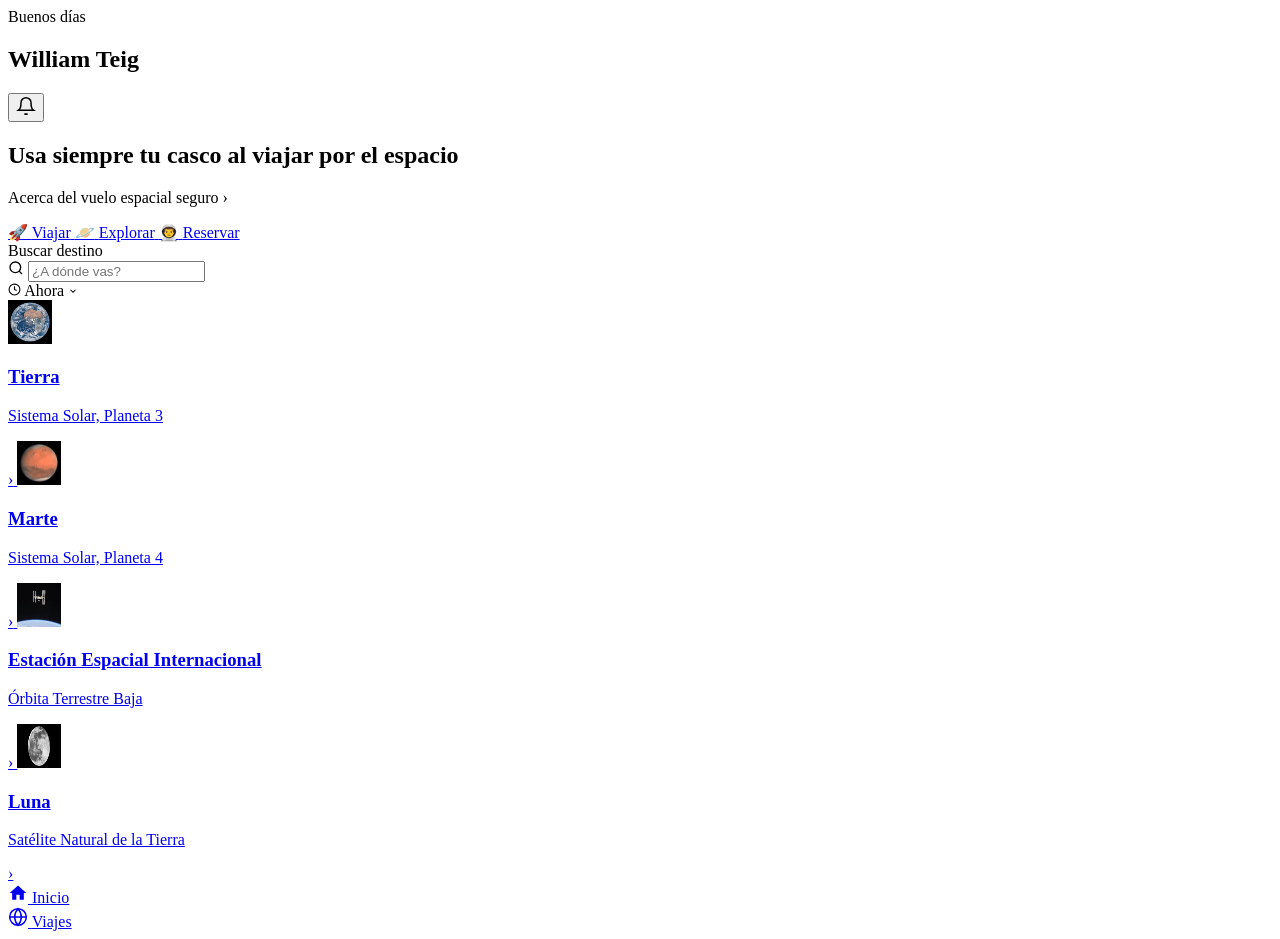
<file: screens/home.html>
<!DOCTYPE html>
<html lang="es">
<head>
  <meta charset="UTF-8">
  <title>Inicio — UBERX</title>
</head>
<body>

    <section id="home" class="screen screen--home">
      <div class="home__scroll-area">

        <header class="home__header">
          <div class="home__user">
            <!-- Avatar: div CSS-drawn -->
            <div class="home__avatar-draw" aria-hidden="true"></div>
            <div class="home__user-text">
              <span class="home__greeting">Buenos días</span>
              <h1 class="home__username">William Teig</h1>
            </div>
          </div>
          <button class="home__notif-btn" type="button" aria-label="Notificaciones">
            <svg width="20" height="20" viewBox="0 0 24 24" fill="none"
                 stroke="currentColor" stroke-width="1.8" aria-hidden="true">
              <path d="M18 8A6 6 0 0 0 6 8c0 7-3 9-3 9h18s-3-2-3-9"/>
              <path d="M13.73 21a2 2 0 0 1-3.46 0"/>
            </svg>
          </button>
        </header>

        <div class="home__banner">
          <div class="home__banner-content">
            <h2 class="home__banner-title">Usa siempre tu casco al viajar por el espacio</h2>
            <p class="home__banner-link">Acerca del vuelo espacial seguro ›</p>
          </div>
          <div class="home__banner-figure">
            <!-- Astronauta: div CSS-drawn -->
            <div class="draw-astronaut" aria-hidden="true"></div>
          </div>
        </div>

        <nav class="home__quick-nav" aria-label="Acciones rápidas">
          <a href="#travel" class="quick-card">
            <span class="quick-card__icon" aria-hidden="true">🚀</span>
            <span class="quick-card__label">Viajar</span>
          </a>
          <a href="#explore" class="quick-card">
            <span class="quick-card__icon" aria-hidden="true">🪐</span>
            <span class="quick-card__label">Explorar</span>
          </a>
          <a href="#book" class="quick-card">
            <span class="quick-card__icon" aria-hidden="true">👨‍🚀</span>
            <span class="quick-card__label">Reservar</span>
          </a>
        </nav>

        <div class="home__search">
          <label for="search-destination" class="visually-hidden">Buscar destino</label>
          <div class="home__search-bar">
            <svg class="home__search-icon" width="16" height="16" viewBox="0 0 24 24"
                 fill="none" stroke="currentColor" stroke-width="2" aria-hidden="true">
              <circle cx="11" cy="11" r="8"/><path d="m21 21-4.35-4.35"/>
            </svg>
            <input id="search-destination" class="home__search-input"
                   type="search" placeholder="¿A dónde vas?" autocomplete="off">
            <div class="home__search-history" aria-hidden="true">
              <svg width="13" height="13" viewBox="0 0 24 24" fill="none"
                   stroke="currentColor" stroke-width="2">
                <circle cx="12" cy="12" r="10"/>
                <polyline points="12 6 12 12 16 14"/>
              </svg>
              <span>Ahora</span>
              <svg width="10" height="10" viewBox="0 0 24 24" fill="none"
                   stroke="currentColor" stroke-width="2.5">
                <polyline points="6 9 12 15 18 9"/>
              </svg>
            </div>
          </div>
        </div>

        <div class="home__destinations-list" role="list" aria-label="Destinos disponibles">

          <a href="#travel" class="destination-item">
            <!-- PLANETA — img intacta -->
            <img
              src="/assets/img/tierra.jpg"
              alt="Planeta Tierra"
              class="planet-css"
              width="44"
              height="44"
            >
            <div class="destination-item__info">
              <h3 class="destination-item__name">Tierra</h3>
              <p class="destination-item__sub">Sistema Solar, Planeta 3</p>
            </div>
            <span class="destination-item__arrow" aria-hidden="true">›</span>
          </a>

          <a href="#travel" class="destination-item">
            <!-- PLANETA — img intacta -->
            <img
              src="/assets/img/marte.jpeg"
              alt="Planeta Marte"
              class="planet-css"
              width="44"
              height="44"
            >
            <div class="destination-item__info">
              <h3 class="destination-item__name">Marte</h3>
              <p class="destination-item__sub">Sistema Solar, Planeta 4</p>
            </div>
            <span class="destination-item__arrow" aria-hidden="true">›</span>
          </a>

          <a href="#travel" class="destination-item">
            <!-- PLANETA — img intacta -->
            <img
              src="/assets/img/station.jpeg"
              alt="Estación Espacial Internacional"
              class="planet-css"
              width="44"
              height="44"
            >
            <div class="destination-item__info">
              <h3 class="destination-item__name">Estación Espacial Internacional</h3>
              <p class="destination-item__sub">Órbita Terrestre Baja</p>
            </div>
            <span class="destination-item__arrow" aria-hidden="true">›</span>
          </a>

          <a href="#travel" class="destination-item">
            <!-- PLANETA — img intacta -->
            <img
              src="/assets/img/luna.jpg"
              alt="La Luna"
              class="planet-css"
              width="44"
              height="44"
            >
            <div class="destination-item__info">
              <h3 class="destination-item__name">Luna</h3>
              <p class="destination-item__sub">Satélite Natural de la Tierra</p>
            </div>
            <span class="destination-item__arrow" aria-hidden="true">›</span>
          </a>

        </div><!-- /home__destinations-list -->

      </div><!-- /home__scroll-area -->

      <nav class="home__bottom-nav" aria-label="Navegación principal">
        <a href="#home" class="bottom-nav__item" aria-current="page">
          <svg width="20" height="20" viewBox="0 0 24 24" fill="currentColor" aria-hidden="true">
            <path d="M10 20v-6h4v6h5v-8h3L12 3 2 12h3v8z"/>
          </svg>
          <span>Inicio</span>
        </a>
        <div class="bottom-nav__divider" aria-hidden="true"></div>
        <a href="#journeys" class="bottom-nav__item">
          <svg width="20" height="20" viewBox="0 0 24 24" fill="none"
               stroke="currentColor" stroke-width="1.8" aria-hidden="true">
            <circle cx="12" cy="12" r="10"/>
            <line x1="2" y1="12" x2="22" y2="12"/>
            <path d="M12 2a15.3 15.3 0 0 1 4 10 15.3 15.3 0 0 1-4 10 15.3 15.3 0 0 1-4-10 15.3 15.3 0 0 1 4-10z"/>
          </svg>
          <span>Viajes</span>
        </a>
      </nav>
    </section>

</body>
</html>
</file>
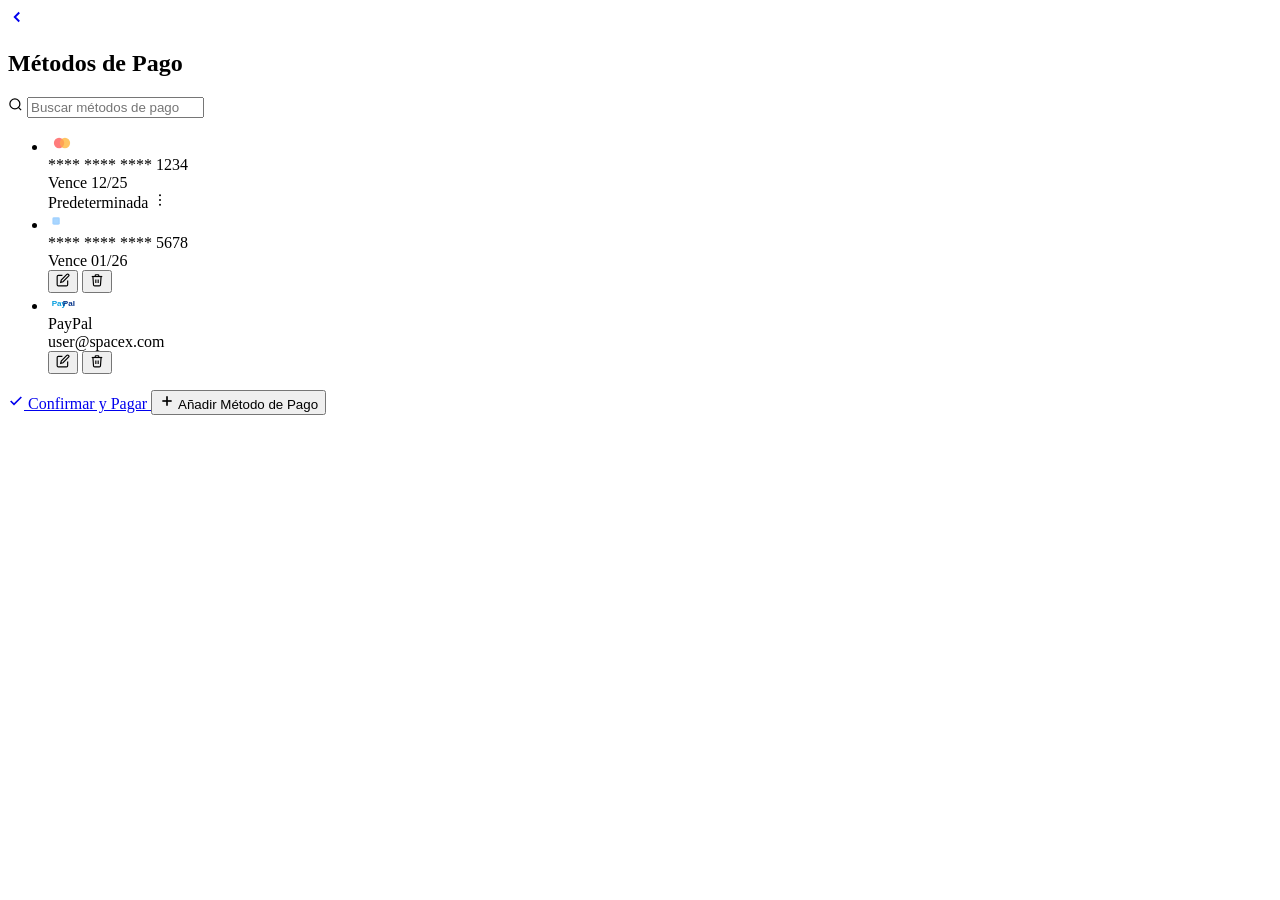
<file: screens/payments.html>
<!DOCTYPE html>
<html lang="es">
<head>
  <meta charset="UTF-8">
  <title>Métodos de Pago — UBERX</title>
</head>
<body>

    <section id="payments" class="screen screen--payments">

      <header class="pm__header">
        <a href="#travel" class="pm__back" aria-label="Volver a Viajes">
          <svg width="18" height="18" viewBox="0 0 24 24" fill="none"
               stroke="currentColor" stroke-width="2.5" aria-hidden="true">
            <polyline points="15 18 9 12 15 6"/>
          </svg>
        </a>
        <h1 class="pm__title">Métodos de Pago</h1>
        <div class="pm__header-spacer" aria-hidden="true"></div>
      </header>

      <div class="pm__body">

        <div class="pm__search-wrap">
          <svg class="pm__search-icon" width="15" height="15" viewBox="0 0 24 24"
               fill="none" stroke="currentColor" stroke-width="2" aria-hidden="true">
            <circle cx="11" cy="11" r="8"/><path d="m21 21-4.35-4.35"/>
          </svg>
          <input type="search" class="pm__search-input"
                 placeholder="Buscar métodos de pago"
                 autocomplete="off" aria-label="Buscar métodos de pago (solo visual)"
                 aria-readonly="true" readonly>
        </div>

        <ul class="pm__list" role="list" aria-label="Métodos de pago disponibles">

          <li class="pm__item pm__item--has-1234">
            <label for="pm-radio-1234" class="pm__item-row"
                   role="button" aria-label="Visa terminada en 1234, predeterminada, vence 12/25">
              <div class="pm__card-logo" aria-hidden="true">
                <svg viewBox="0 0 38 24" width="28" height="18">
                  <rect width="38" height="24" rx="4" fill="rgba(255,255,255,0.06)"/>
                  <circle cx="15" cy="12" r="7" fill="rgba(255,80,80,0.75)"/>
                  <circle cx="23" cy="12" r="7" fill="rgba(255,160,0,0.65)"
                          style="mix-blend-mode:screen"/>
                </svg>
              </div>
              <div class="pm__item-info">
                <div class="pm__item-number">**** **** **** 1234</div>
                <div class="pm__item-expiry">Vence 12/25</div>
              </div>
              <div class="pm__item-actions">
                <span class="pm__badge" aria-label="Tarjeta predeterminada">Predeterminada</span>
                <span class="pm__kebab" aria-hidden="true">
                  <svg width="16" height="16" viewBox="0 0 24 24" fill="currentColor">
                    <circle cx="12" cy="5" r="1.5"/>
                    <circle cx="12" cy="12" r="1.5"/>
                    <circle cx="12" cy="19" r="1.5"/>
                  </svg>
                </span>
              </div>
            </label>
          </li>

          <li class="pm__item pm__item--has-5678">
            <label for="pm-radio-5678" class="pm__item-row"
                   role="button" aria-label="Tarjeta terminada en 5678, vence 01/26">
              <div class="pm__card-logo" aria-hidden="true">
                <svg viewBox="0 0 38 24" width="28" height="18">
                  <rect width="38" height="24" rx="4" fill="rgba(255,255,255,0.06)"/>
                  <rect x="6" y="7" width="10" height="10" rx="2" fill="rgba(100,180,255,0.6)"/>
                  <rect x="8" y="9" width="6" height="6" rx="1" fill="rgba(180,220,255,0.35)"/>
                </svg>
              </div>
              <div class="pm__item-info">
                <div class="pm__item-number">**** **** **** 5678</div>
                <div class="pm__item-expiry">Vence 01/26</div>
              </div>
              <div class="pm__item-actions">
                <button class="pm__action-btn pm__action-btn--edit" type="button"
                        aria-label="Editar tarjeta terminada en 5678" tabindex="-1">
                  <svg width="14" height="14" viewBox="0 0 24 24" fill="none"
                       stroke="currentColor" stroke-width="2" aria-hidden="true">
                    <path d="M11 4H4a2 2 0 0 0-2 2v14a2 2 0 0 0 2 2h14a2 2 0 0 0 2-2v-7"/>
                    <path d="M18.5 2.5a2.121 2.121 0 0 1 3 3L12 15l-4 1 1-4 9.5-9.5z"/>
                  </svg>
                </button>
                <button class="pm__action-btn pm__action-btn--delete" type="button"
                        aria-label="Eliminar tarjeta terminada en 5678" tabindex="-1">
                  <svg width="14" height="14" viewBox="0 0 24 24" fill="none"
                       stroke="currentColor" stroke-width="2" aria-hidden="true">
                    <polyline points="3 6 5 6 21 6"/>
                    <path d="M19 6l-1 14a2 2 0 0 1-2 2H8a2 2 0 0 1-2-2L5 6"/>
                    <path d="M10 11v6M14 11v6"/>
                    <path d="M9 6V4a1 1 0 0 1 1-1h4a1 1 0 0 1 1 1v2"/>
                  </svg>
                </button>
              </div>
            </label>
          </li>

          <li class="pm__item pm__item--has-pp">
            <label for="pm-radio-pp" class="pm__item-row"
                   role="button" aria-label="Cuenta PayPal, user@spacex.com">
              <div class="pm__card-logo" aria-hidden="true">
                <svg viewBox="0 0 38 24" width="28" height="18">
                  <rect width="38" height="24" rx="4" fill="rgba(255,255,255,0.06)"/>
                  <text x="5" y="17" font-size="11" font-weight="800"
                        font-family="sans-serif" fill="#009cde">Pay</text>
                  <text x="20" y="17" font-size="11" font-weight="800"
                        font-family="sans-serif" fill="#003087">Pal</text>
                </svg>
              </div>
              <div class="pm__item-info">
                <div class="pm__item-number">PayPal</div>
                <div class="pm__item-expiry">user@spacex.com</div>
              </div>
              <div class="pm__item-actions">
                <button class="pm__action-btn pm__action-btn--edit" type="button"
                        aria-label="Editar cuenta PayPal" tabindex="-1">
                  <svg width="14" height="14" viewBox="0 0 24 24" fill="none"
                       stroke="currentColor" stroke-width="2" aria-hidden="true">
                    <path d="M11 4H4a2 2 0 0 0-2 2v14a2 2 0 0 0 2 2h14a2 2 0 0 0 2-2v-7"/>
                    <path d="M18.5 2.5a2.121 2.121 0 0 1 3 3L12 15l-4 1 1-4 9.5-9.5z"/>
                  </svg>
                </button>
                <button class="pm__action-btn pm__action-btn--delete" type="button"
                        aria-label="Eliminar cuenta PayPal" tabindex="-1">
                  <svg width="14" height="14" viewBox="0 0 24 24" fill="none"
                       stroke="currentColor" stroke-width="2" aria-hidden="true">
                    <polyline points="3 6 5 6 21 6"/>
                    <path d="M19 6l-1 14a2 2 0 0 1-2 2H8a2 2 0 0 1-2-2L5 6"/>
                    <path d="M10 11v6M14 11v6"/>
                    <path d="M9 6V4a1 1 0 0 1 1-1h4a1 1 0 0 1 1 1v2"/>
                  </svg>
                </button>
              </div>
            </label>
          </li>

        </ul>
      </div><!-- /pm__body -->

      <div class="pm__footer">
        <a href="#receipt" class="pm__confirm-cta" aria-label="Confirmar y pagar">
          <svg width="16" height="16" viewBox="0 0 24 24" fill="none"
               stroke="currentColor" stroke-width="2.5" aria-hidden="true">
            <polyline points="20 6 9 17 4 12"/>
          </svg>
          Confirmar y Pagar
        </a>
        <button class="pm__cta" type="button" aria-label="Añadir nuevo método de pago">
          <svg width="16" height="16" viewBox="0 0 24 24" fill="none"
               stroke="currentColor" stroke-width="2.5" aria-hidden="true">
            <line x1="12" y1="5" x2="12" y2="19"/>
            <line x1="5" y1="12" x2="19" y2="12"/>
          </svg>
          Añadir Método de Pago
        </button>
      </div>

    </section>

</body>
</html>
</file>
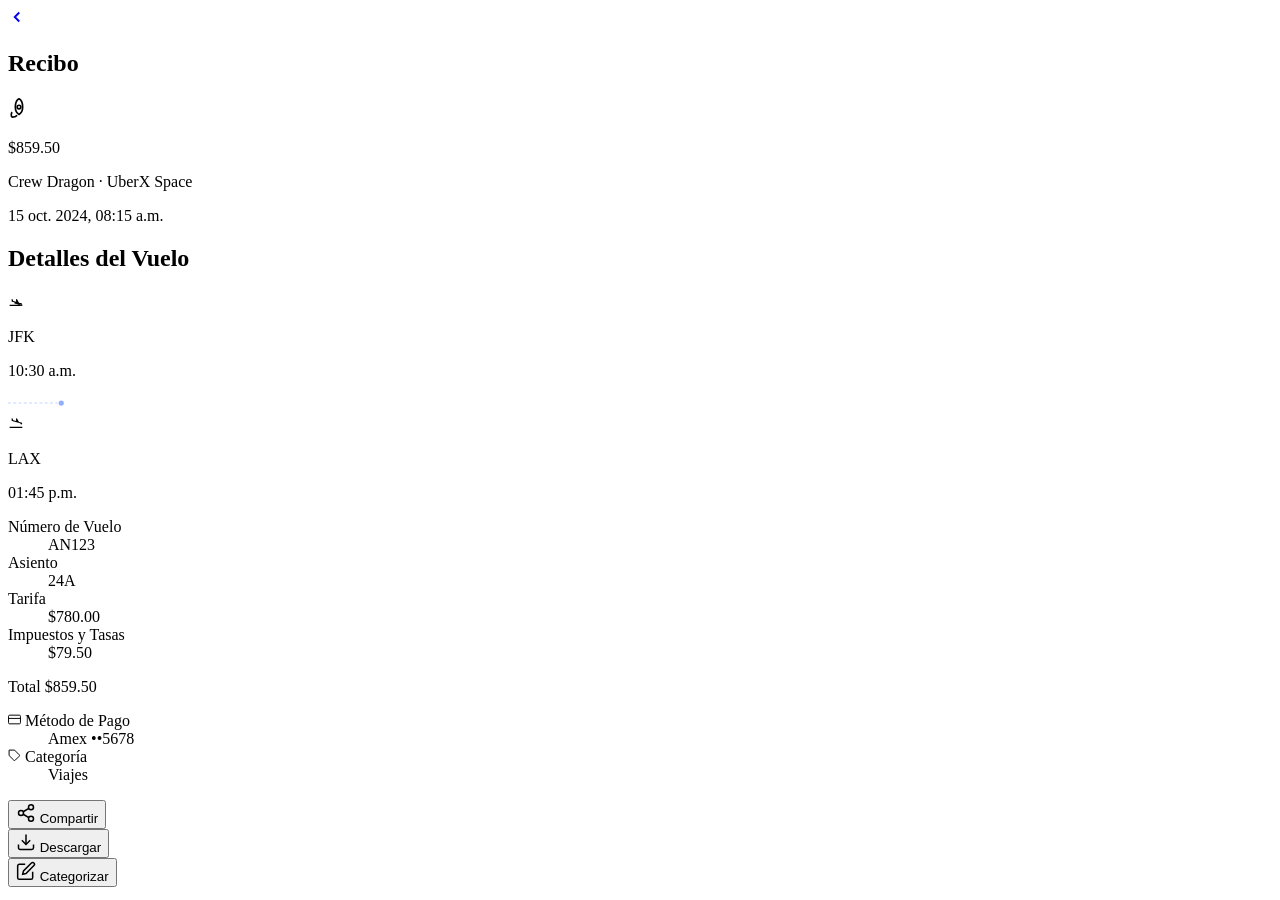
<file: screens/receipt.html>
<!DOCTYPE html>
<html lang="es">
<head>
  <meta charset="UTF-8">
  <title>Recibo — UBERX</title>
</head>
<body>

    <section id="receipt" class="screen screen--receipt">

      <header class="rc__header">
        <a href="#payments" class="rc__back" aria-label="Volver a métodos de pago">
          <svg width="18" height="18" viewBox="0 0 24 24" fill="none"
               stroke="currentColor" stroke-width="2.5" aria-hidden="true">
            <polyline points="15 18 9 12 15 6"/>
          </svg>
        </a>
        <h1 class="rc__title">Recibo</h1>
        <div class="rc__header-spacer" aria-hidden="true"></div>
      </header>

      <div class="rc__body">
        <article class="rc__card" aria-label="Recibo de vuelo Crew Dragon">

          <div class="rc__amount-block">
            <div class="rc__amount-icon" aria-hidden="true">
              <svg viewBox="0 0 24 24" width="22" height="22" fill="none"
                   stroke="currentColor" stroke-width="1.8">
                <path d="M4.5 16.5c-1.5 1.5-1 5.5 0 5.5s4-0.5 5.5-2"/>
                <path d="M12 2s4 2 4 9c0 4-2 7-4 8-2-1-4-4-4-8 0-7 4-9 4-9z"/>
                <circle cx="12" cy="11" r="2"/>
              </svg>
            </div>
            <p class="rc__amount" aria-label="Total: 859 dólares con 50 centavos">$859.50</p>
            <p class="rc__merchant">Crew Dragon · UberX Space</p>
            <time class="rc__date" datetime="2024-10-15T08:15">
              15 oct. 2024, 08:15 a.m.
            </time>
          </div>

          <div class="rc__divider rc__divider--dashed" aria-hidden="true"></div>

          <section class="rc__section" aria-labelledby="rc-flight-label">
            <h2 class="rc__section-title" id="rc-flight-label">Detalles del Vuelo</h2>
            <div class="rc__route" aria-label="Vuelo de JFK 10:30 AM hacia LAX 01:45 PM">
              <div class="rc__route-point">
                <div class="rc__route-icon rc__route-icon--depart" aria-hidden="true">
                  <svg viewBox="0 0 24 24" width="16" height="16" fill="currentColor">
                    <path d="M2.5 19h19v2h-19zm7.18-1.73l4.35 1.16 5.31 1.42c.8.21 1.62-.26 1.84-1.06.21-.8-.26-1.62-1.06-1.84l-3.62-.97-2.97-5.13-1.45-.39v4.11l-4.27-1.14-.92-2.53-1.45-.39v3.83l1.85.5 2.39.64z"/>
                  </svg>
                </div>
                <div>
                  <p class="rc__route-code">JFK</p>
                  <p class="rc__route-time">10:30 a.m.</p>
                </div>
              </div>
              <div class="rc__route-line" aria-hidden="true">
                <svg viewBox="0 0 80 16" width="60" height="14">
                  <line x1="0" y1="8" x2="66" y2="8"
                        stroke="rgba(77,120,255,0.35)" stroke-width="1.2"
                        stroke-dasharray="4 3"/>
                  <circle cx="71" cy="8" r="3.5" fill="rgba(77,120,255,0.6)"/>
                </svg>
              </div>
              <div class="rc__route-point rc__route-point--right">
                <div class="rc__route-icon rc__route-icon--arrive" aria-hidden="true">
                  <svg viewBox="0 0 24 24" width="16" height="16" fill="currentColor">
                    <path d="M2.5 19h19v2h-19zm16.84-3.18c.8.21 1.62-.26 1.84-1.06.21-.8-.26-1.62-1.06-1.84l-3.62-.97-2.97-5.13-1.45-.39v4.11l-4.27-1.14-.92-2.53-1.45-.39v3.83l1.85.5 11.05 2.97v.03z"/>
                  </svg>
                </div>
                <div>
                  <p class="rc__route-code">LAX</p>
                  <p class="rc__route-time">01:45 p.m.</p>
                </div>
              </div>
            </div>
          </section>

          <div class="rc__divider" aria-hidden="true"></div>

          <dl class="rc__fields">
            <div class="rc__field">
              <dt class="rc__field-label">Número de Vuelo</dt>
              <dd class="rc__field-value rc__field-value--muted">AN123</dd>
            </div>
            <div class="rc__field">
              <dt class="rc__field-label">Asiento</dt>
              <dd class="rc__field-value rc__field-value--muted">24A</dd>
            </div>
            <div class="rc__field">
              <dt class="rc__field-label">Tarifa</dt>
              <dd class="rc__field-value">$780.00</dd>
            </div>
            <div class="rc__field">
              <dt class="rc__field-label">Impuestos y Tasas</dt>
              <dd class="rc__field-value">$79.50</dd>
            </div>
          </dl>

          <div class="rc__total-row" role="group" aria-label="Total a pagar">
            <span class="rc__total-label">Total</span>
            <span class="rc__total-amount" aria-label="859 dólares con 50 centavos">$859.50</span>
          </div>

          <div class="rc__divider" aria-hidden="true"></div>

          <dl class="rc__fields rc__fields--meta">
            <div class="rc__field">
              <dt class="rc__field-label rc__field-label--with-icon">
                <svg viewBox="0 0 24 24" width="13" height="13" fill="none"
                     stroke="currentColor" stroke-width="1.8" aria-hidden="true">
                  <rect x="1" y="4" width="22" height="16" rx="2"/>
                  <line x1="1" y1="10" x2="23" y2="10"/>
                </svg>
                Método de Pago
              </dt>
              <dd class="rc__field-value rc__field-value--muted">Amex ••5678</dd>
            </div>
            <div class="rc__field">
              <dt class="rc__field-label rc__field-label--with-icon">
                <svg viewBox="0 0 24 24" width="13" height="13" fill="none"
                     stroke="currentColor" stroke-width="1.8" aria-hidden="true">
                  <path d="M20.59 13.41l-7.17 7.17a2 2 0 0 1-2.83 0L2 12V2h10l8.59 8.59a2 2 0 0 1 0 2.82z"/>
                  <line x1="7" y1="7" x2="7.01" y2="7"/>
                </svg>
                Categoría
              </dt>
              <dd class="rc__field-value">
                <span class="rc__category-chip">Viajes</span>
              </dd>
            </div>
          </dl>

        </article>
      </div><!-- /rc__body -->

      <footer class="rc__footer" aria-label="Acciones del recibo">
        <button class="rc__action" type="button" aria-label="Compartir recibo">
          <span class="rc__action-icon" aria-hidden="true">
            <svg viewBox="0 0 24 24" width="20" height="20" fill="none"
                 stroke="currentColor" stroke-width="1.8">
              <circle cx="18" cy="5" r="3"/>
              <circle cx="6" cy="12" r="3"/>
              <circle cx="18" cy="19" r="3"/>
              <line x1="8.59" y1="13.51" x2="15.42" y2="17.49"/>
              <line x1="15.41" y1="6.51" x2="8.59" y2="10.49"/>
            </svg>
          </span>
          <span class="rc__action-label">Compartir</span>
        </button>
        <div class="rc__footer-divider" aria-hidden="true"></div>
        <button class="rc__action" type="button" aria-label="Descargar recibo">
          <span class="rc__action-icon" aria-hidden="true">
            <svg viewBox="0 0 24 24" width="20" height="20" fill="none"
                 stroke="currentColor" stroke-width="1.8">
              <path d="M21 15v4a2 2 0 0 1-2 2H5a2 2 0 0 1-2-2v-4"/>
              <polyline points="7 10 12 15 17 10"/>
              <line x1="12" y1="15" x2="12" y2="3"/>
            </svg>
          </span>
          <span class="rc__action-label">Descargar</span>
        </button>
        <div class="rc__footer-divider" aria-hidden="true"></div>
        <button class="rc__action" type="button" aria-label="Categorizar recibo">
          <span class="rc__action-icon" aria-hidden="true">
            <svg viewBox="0 0 24 24" width="20" height="20" fill="none"
                 stroke="currentColor" stroke-width="1.8">
              <path d="M11 4H4a2 2 0 0 0-2 2v14a2 2 0 0 0 2 2h14a2 2 0 0 0 2-2v-7"/>
              <path d="M18.5 2.5a2.121 2.121 0 0 1 3 3L12 15l-4 1 1-4 9.5-9.5z"/>
            </svg>
          </span>
          <span class="rc__action-label">Categorizar</span>
        </button>
      </footer>

    </section>

</body>
</html>
</file>
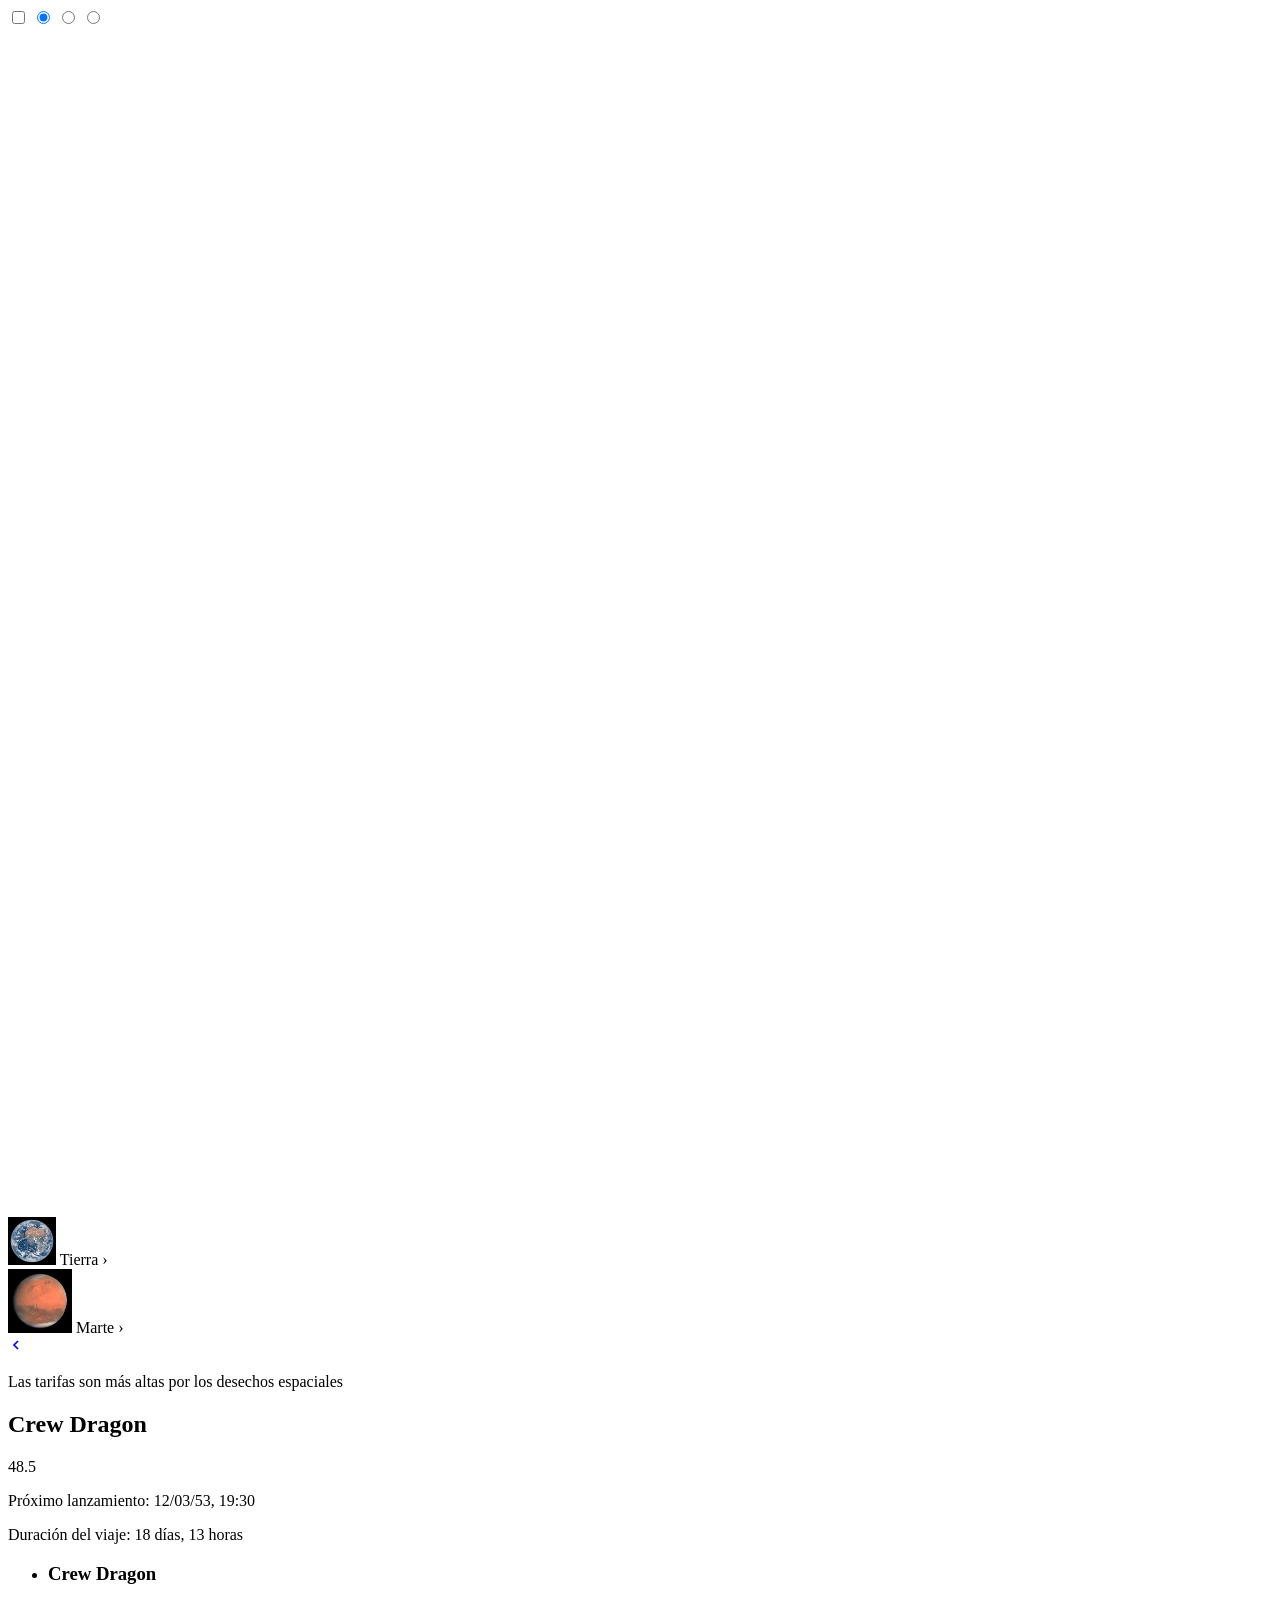
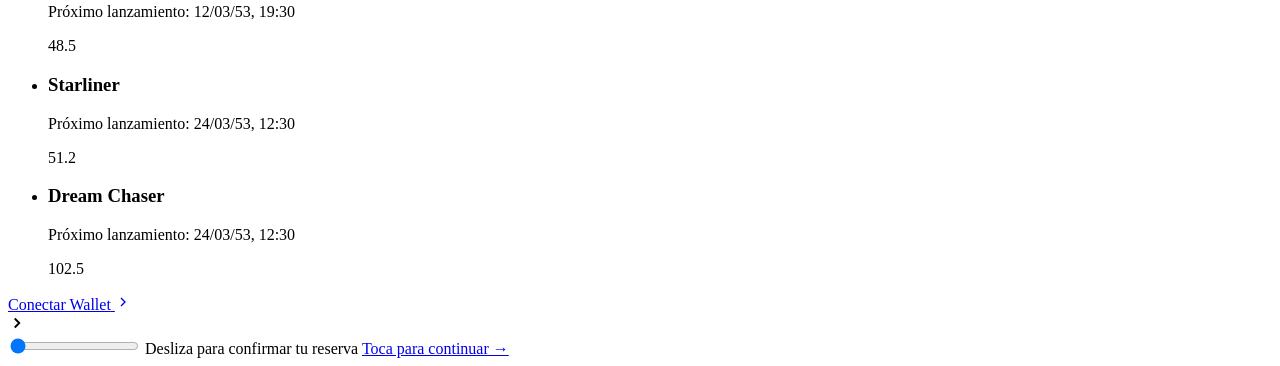
<file: screens/travel.html>
<!DOCTYPE html>
<html lang="es">
<head>
  <meta charset="UTF-8">
  <title>Viajar — UBERX</title>
</head>
<body>

    <section id="travel" class="screen screen--travel">

      <input type="checkbox" id="sheet-toggle" class="sheet-toggle__input" aria-hidden="true">
      <input type="radio" name="ship" id="ship-crew"  class="ship-radio" value="crew"  checked aria-hidden="true">
      <input type="radio" name="ship" id="ship-star"  class="ship-radio" value="star"  aria-hidden="true">
      <input type="radio" name="ship" id="ship-dream" class="ship-radio" value="dream" aria-hidden="true">

      <div class="travel__map" aria-hidden="true">
        <div class="travel__stars"></div>
        <svg class="travel__route-svg" viewBox="0 0 320 300" fill="none"
             xmlns="http://www.w3.org/2000/svg">
          <path d="M 85 240 Q 180 60 235 100"
                stroke="rgba(255,255,255,0.3)" stroke-width="1.5"
                stroke-dasharray="6 9" stroke-linecap="round"/>
          <circle cx="85" cy="240" r="3" fill="rgba(255,255,255,0.45)"/>
        </svg>

        <div class="travel__planet travel__planet--earth">
          <!-- PLANETA — img intacta -->
          <img
            src="/assets/img/tierra.jpg"
            alt="Tierra"
            class="planet-css"
            width="48"
            height="48"
          >
          <span class="travel__planet-label">Tierra <span aria-hidden="true">›</span></span>
        </div>

        <div class="travel__planet travel__planet--mars">
          <!-- PLANETA — img intacta -->
          <img
            src="/assets/img/marte.jpeg"
            alt="Marte"
            class="planet-css"
            width="64"
            height="64"
          >
          <span class="travel__planet-label">Marte <span aria-hidden="true">›</span></span>
        </div>
      </div>

      <a href="#home" class="travel__back-btn" aria-label="Volver a Inicio">
        <svg width="16" height="16" viewBox="0 0 24 24" fill="none"
             stroke="currentColor" stroke-width="2.5" aria-hidden="true">
          <polyline points="15 18 9 12 15 6"/>
        </svg>
      </a>

      <div class="travel__sheet">

        <label for="sheet-toggle" class="sheet__handle-area" aria-label="Expandir opciones de nave">
          <div class="sheet__handle" aria-hidden="true"></div>
          <p class="sheet__alert">Las tarifas son más altas por los desechos espaciales</p>
        </label>

        <div class="sheet__collapsed">
          <!-- Nave principal: div CSS-drawn -->
          <div class="ship-illustration ship-illustration--crew" aria-hidden="true"></div>
          <div class="ship-detail">
            <div class="ship-detail__header">
              <h2 class="ship-detail__name">Crew Dragon</h2>
              <div class="ship-detail__price">
                <span class="ship-detail__amount">48.5</span>
                <div class="ship-detail__token" aria-hidden="true"></div>
              </div>
            </div>
            <p class="ship-detail__meta">Próximo lanzamiento: 12/03/53, 19:30</p>
            <p class="ship-detail__meta">Duración del viaje: 18 días, 13 horas</p>
          </div>
        </div>

        <div class="sheet__expanded">
          <ul class="ships-list" role="list" aria-label="Naves disponibles">

            <li class="ship-item">
              <label for="ship-crew" class="ship-item__label"
                     aria-label="Seleccionar Crew Dragon, 48.5, lanzamiento 12/03/53">
                <!-- Miniatura nave: div CSS-drawn -->
                <div class="ship-mini ship-mini--crew" aria-hidden="true"></div>
                <div class="ship-item__info">
                  <h3 class="ship-item__name">Crew Dragon</h3>
                  <p class="ship-item__date">Próximo lanzamiento: 12/03/53, 19:30</p>
                </div>
                <div class="ship-item__price" aria-hidden="true">
                  <span>48.5</span>
                  <div class="ship-item__token" aria-hidden="true"></div>
                </div>
              </label>
            </li>

            <li class="ship-item">
              <label for="ship-star" class="ship-item__label"
                     aria-label="Seleccionar Starliner, 51.2, lanzamiento 24/03/53">
                <!-- Miniatura nave: div CSS-drawn -->
                <div class="ship-mini ship-mini--starliner" aria-hidden="true"></div>
                <div class="ship-item__info">
                  <h3 class="ship-item__name">Starliner</h3>
                  <p class="ship-item__date">Próximo lanzamiento: 24/03/53, 12:30</p>
                </div>
                <div class="ship-item__price" aria-hidden="true">
                  <span>51.2</span>
                  <div class="ship-item__token" aria-hidden="true"></div>
                </div>
              </label>
            </li>

            <li class="ship-item">
              <label for="ship-dream" class="ship-item__label"
                     aria-label="Seleccionar Dream Chaser, 102.5, lanzamiento 24/03/53">
                <!-- Miniatura nave: div CSS-drawn -->
                <div class="ship-mini ship-mini--dreamchaser" aria-hidden="true"></div>
                <div class="ship-item__info">
                  <h3 class="ship-item__name">Dream Chaser</h3>
                  <p class="ship-item__date">Próximo lanzamiento: 24/03/53, 12:30</p>
                </div>
                <div class="ship-item__price" aria-hidden="true">
                  <span>102.5</span>
                  <div class="ship-item__token" aria-hidden="true"></div>
                </div>
              </label>
            </li>

          </ul>
        </div>

        <div class="sheet__actions">
          <a href="#payments" class="sheet__wallet-btn" aria-label="Conectar wallet para pagar">
            <div class="wallet-icon" aria-hidden="true"></div>
            <span>Conectar Wallet</span>
            <svg width="16" height="16" viewBox="0 0 24 24" fill="none"
                 stroke="currentColor" stroke-width="2" aria-hidden="true">
              <polyline points="9 18 15 12 9 6"/>
            </svg>
          </a>
          <div class="swipe-confirm">
            <label class="swipe-confirm__track" aria-label="Desliza para confirmar reserva">
              <div class="swipe-confirm__arrow" aria-hidden="true">
                <svg width="18" height="18" viewBox="0 0 24 24" fill="none"
                     stroke="currentColor" stroke-width="2.5" focusable="false">
                  <polyline points="9 18 15 12 9 6"/>
                </svg>
              </div>
              <input type="range" min="0" max="100" value="0" step="1"
                     class="swipe-confirm__range"
                     aria-label="Progreso de confirmación">
              <span class="swipe-confirm__text" aria-hidden="true">Desliza para confirmar tu reserva</span>
              <span class="swipe-confirm__done" aria-live="polite">
                <a href="#payments" class="swipe-confirm__done-link">Toca para continuar →</a>
              </span>
            </label>
          </div>
        </div>

      </div><!-- /travel__sheet -->
    </section>

</body>
</html>
</file>
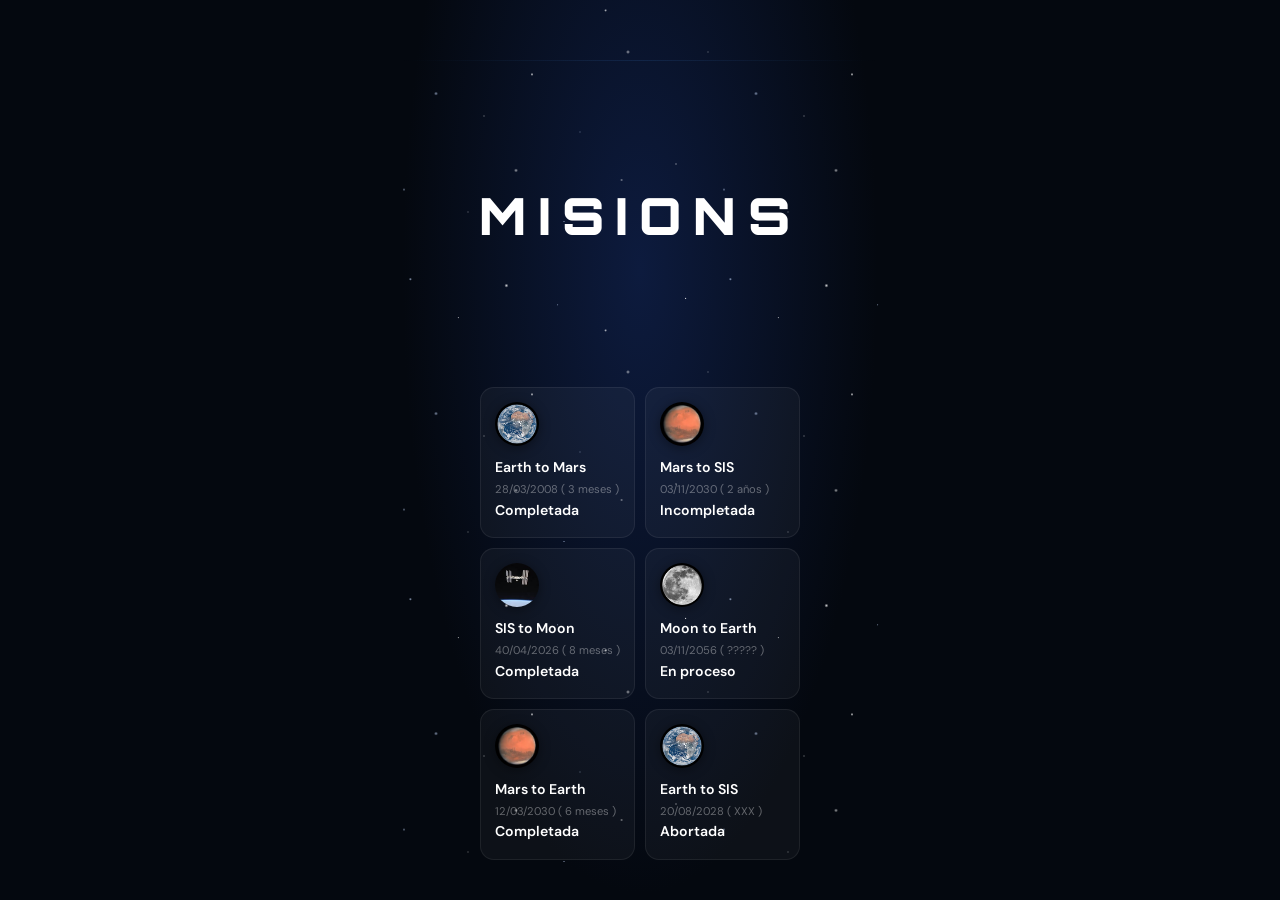
<file: test/missions.html>
<!DOCTYPE html>
<html lang="en">
<head>
    <meta charset="UTF-8">
    <meta name="viewport" content="width=device-width, initial-scale=1.0">  <link rel="stylesheet" href="css/app.css">
  <link rel="stylesheet" href="css/util.css">
    <title>Misions</title>
</head>
<body class="">
    <main class="app__main">
<section class=" screen screen--misions screen--active">
          <header class="screen__header">
        <h1 class="screen__title">Misions</h1>
      </header>

        <div class="home__destinations-list" role="list" aria-label="Destinos disponibles">

          <a href="#travel" class="destination-item">

            <img
              src="/assets/img/tierra.jpg"
              alt="Planeta Tierra"
              class="planet-css"
              width="44"
              height="44"
            >
            <div class="destination-item__info">
              <h3 class="destination-item__name">Earth to Mars</h3>
              <p class="destination-item__sub">28/03/2008 ( 3 meses )</p>
              <h5 class="destination-item__name">Completada</h5>
            </div>


          </a>
          </a>

          <a href="#travel" class="destination-item">

            <img
              src="/assets/img/marte.jpeg"
              alt="Planeta Marte"
              class="planet-css"
              width="44"
              height="44"
            >
           <div class="destination-item__info">
              <h3 class="destination-item__name">Mars to SIS</h3>
              <p class="destination-item__sub">03/11/2030 ( 2 años )</p>
              <h5 class="destination-item__name">Incompletada</h5>
            </div>
          </a>

          <a href="#travel" class="destination-item">

            <img
              src="/assets/img/station.jpeg"
              alt="Estación Espacial Internacional"
              class="planet-css"
              width="44"
              height="44"
            >
           <div class="destination-item__info">
              <h3 class="destination-item__name">SIS to Moon</h3>
              <p class="destination-item__sub">40/04/2026 ( 8 meses )</p>
              <h5 class="destination-item__name">Completada</h5>
            </div>
          </a>

          <a href="#travel" class="destination-item">

            <img
              src="/assets/img/luna.jpg"
              alt="La Luna"
              class="planet-css"
              width="44"
              height="44"
            >
           <div class="destination-item__info">
              <h3 class="destination-item__name">Moon to Earth</h3>
              <p class="destination-item__sub">03/11/2056 ( ????? )</p>
              <h5 class="destination-item__name">En proceso</h5>
            </div>
          </a>
                    <a href="#travel" class="destination-item">

            <img
              src="/assets/img/marte.jpeg"
              alt="Planeta Tierra"
              class="planet-css"
              width="44"
              height="44"
            >
            <div class="destination-item__info">
              <h3 class="destination-item__name">Mars to Earth</h3>
              <p class="destination-item__sub">12/03/2030 ( 6 meses )</p>
              <h5 class="destination-item__name">Completada</h5>
            </div>


          </a>
                    <a href="#travel" class="destination-item">

            <img
              src="/assets/img/tierra.jpg"
              alt="Planeta Tierra"
              class="planet-css"
              width="44"
              height="44"
            >
            <div class="destination-item__info">
              <h3 class="destination-item__name">Earth to SIS</h3>
              <p class="destination-item__sub">20/08/2028 ( XXX )</p>
              <h5 class="destination-item__name">Abortada</h5>
            </div>


          </a>

        </div>

</section>
<!-- aprtir de auqi es solo funcionalidad anterior
  -->
    <section id="travel" class="screen screen--travel">

      <input type="checkbox" id="sheet-toggle" class="sheet-toggle__input" aria-hidden="true">
      <input type="radio" name="ship" id="ship-crew"  class="ship-radio" value="crew"  checked aria-hidden="true">
      <input type="radio" name="ship" id="ship-star"  class="ship-radio" value="star"  aria-hidden="true">
      <input type="radio" name="ship" id="ship-dream" class="ship-radio" value="dream" aria-hidden="true">

      <div class="travel__map" aria-hidden="true">
        <div class="travel__stars"></div>
        <svg class="travel__route-svg" viewBox="0 0 320 300" fill="none"
             xmlns="http://www.w3.org/2000/svg">
          <path d="M 85 240 Q 180 60 235 100"
                stroke="rgba(255,255,255,0.3)" stroke-width="1.5"
                stroke-dasharray="6 9" stroke-linecap="round"/>
          <circle cx="85" cy="240" r="3" fill="rgba(255,255,255,0.45)"/>
        </svg>

        <div class="travel__planet travel__planet--earth">
          <!-- PLANETA — img intacta -->
          <img
            src="/assets/img/tierra.jpg"
            alt="Tierra"
            class="planet-css"
            width="48"
            height="48"
          >
          <span class="travel__planet-label">Tierra <span aria-hidden="true">›</span></span>
        </div>

        <div class="travel__planet travel__planet--mars">
          <!-- PLANETA — img intacta -->
          <img
            src="/assets/img/marte.jpeg"
            alt="Marte"
            class="planet-css"
            width="64"
            height="64"
          >
          <span class="travel__planet-label">Marte <span aria-hidden="true">›</span></span>
        </div>
      </div>

      <a href="#home" class="travel__back-btn" aria-label="Volver a Inicio">
        <svg width="16" height="16" viewBox="0 0 24 24" fill="none"
             stroke="currentColor" stroke-width="2.5" aria-hidden="true">
          <polyline points="15 18 9 12 15 6"/>
        </svg>
      </a>

      <div class="travel__sheet">

        <label for="sheet-toggle" class="sheet__handle-area" aria-label="Expandir opciones de nave">
          <div class="sheet__handle" aria-hidden="true"></div>
          <p class="sheet__alert">Las tarifas son más altas por los desechos espaciales</p>
        </label>

        <div class="sheet__collapsed">
          <!-- Nave principal: div CSS-drawn -->
          <div class="ship-illustration ship-illustration--crew" aria-hidden="true"></div>
          <div class="ship-detail">
            <div class="ship-detail__header">
              <h2 class="ship-detail__name">Crew Dragon</h2>
              <div class="ship-detail__price">
                <span class="ship-detail__amount">48.5</span>
                <div class="ship-detail__token" aria-hidden="true"></div>
              </div>
            </div>
            <p class="ship-detail__meta">Próximo lanzamiento: 12/03/53, 19:30</p>
            <p class="ship-detail__meta">Duración del viaje: 18 días, 13 horas</p>
          </div>
        </div>

        <div class="sheet__expanded">
          <ul class="ships-list" role="list" aria-label="Naves disponibles">

            <li class="ship-item">
              <label for="ship-crew" class="ship-item__label"
                     aria-label="Seleccionar Crew Dragon, 48.5, lanzamiento 12/03/53">
                <!-- Miniatura nave: div CSS-drawn -->
                <div class="ship-mini ship-mini--crew" aria-hidden="true"></div>
                <div class="ship-item__info">
                  <h3 class="ship-item__name">Crew Dragon</h3>
                  <p class="ship-item__date">Próximo lanzamiento: 12/03/53, 19:30</p>
                </div>
                <div class="ship-item__price" aria-hidden="true">
                  <span>48.5</span>
                  <div class="ship-item__token" aria-hidden="true"></div>
                </div>
              </label>
            </li>

            <li class="ship-item">
              <label for="ship-star" class="ship-item__label"
                     aria-label="Seleccionar Starliner, 51.2, lanzamiento 24/03/53">
                <!-- Miniatura nave: div CSS-drawn -->
                <div class="ship-mini ship-mini--starliner" aria-hidden="true"></div>
                <div class="ship-item__info">
                  <h3 class="ship-item__name">Starliner</h3>
                  <p class="ship-item__date">Próximo lanzamiento: 24/03/53, 12:30</p>
                </div>
                <div class="ship-item__price" aria-hidden="true">
                  <span>51.2</span>
                  <div class="ship-item__token" aria-hidden="true"></div>
                </div>
              </label>
            </li>

            <li class="ship-item">
              <label for="ship-dream" class="ship-item__label"
                     aria-label="Seleccionar Dream Chaser, 102.5, lanzamiento 24/03/53">
                <!-- Miniatura nave: div CSS-drawn -->
                <div class="ship-mini ship-mini--dreamchaser" aria-hidden="true"></div>
                <div class="ship-item__info">
                  <h3 class="ship-item__name">Dream Chaser</h3>
                  <p class="ship-item__date">Próximo lanzamiento: 24/03/53, 12:30</p>
                </div>
                <div class="ship-item__price" aria-hidden="true">
                  <span>102.5</span>
                  <div class="ship-item__token" aria-hidden="true"></div>
                </div>
              </label>
            </li>

          </ul>
        </div>

        <div class="sheet__actions">
          <a href="#payments" class="sheet__wallet-btn" aria-label="Conectar wallet para pagar">
            <div class="wallet-icon" aria-hidden="true"></div>
            <span>Conectar Wallet</span>
            <svg width="16" height="16" viewBox="0 0 24 24" fill="none"
                 stroke="currentColor" stroke-width="2" aria-hidden="true">
              <polyline points="9 18 15 12 9 6"/>
            </svg>
          </a>
          <div class="swipe-confirm">
            <label class="swipe-confirm__track" aria-label="Desliza para confirmar reserva">
              <div class="swipe-confirm__arrow" aria-hidden="true">
                <svg width="18" height="18" viewBox="0 0 24 24" fill="none"
                     stroke="currentColor" stroke-width="2.5" focusable="false">
                  <polyline points="9 18 15 12 9 6"/>
                </svg>
              </div>
              <input type="range" min="0" max="100" value="0" step="1"
                     class="swipe-confirm__range"
                     aria-label="Progreso de confirmación">
              <span class="swipe-confirm__text" aria-hidden="true">Desliza para confirmar tu reserva</span>
              <span class="swipe-confirm__done" aria-live="polite">
                <a href="#payments" class="swipe-confirm__done-link">Toca para continuar →</a>
              </span>
            </label>
          </div>
        </div>

      </div><!-- /travel__sheet -->
    </section>

</main>

</body>
</html>
</file>
<file: test/css/app.css>
/* ============================================================================
   UBERX × SPACEX | APP.CSS
   ========================================================================== */

@import url('https://fonts.googleapis.com/css2?family=Orbitron:wght@900&family=Rajdhani:wght@300;600&display=swap');


/* ============================================================================
   BASE
   ========================================================================== */

.app {
    margin: 0;
    font-family: 'DM Sans', system-ui, sans-serif;
    background: #080d1a;
    color: #fff;
}

.app__main {
    position: relative;
    height: 100vh;
    max-width: 480px;
    margin: 0 auto;
    overflow: hidden;
}


/* ============================================================================
   SCREENS — BASE
   ========================================================================== */

.screen {
    position: absolute;
    inset: 0;
    padding: 1.5rem;
    opacity: 0;
    pointer-events: none;
    transition: opacity 0.3s ease;
    display: flex;
    flex-direction: column;
    gap: 1rem;
}

body:not(:has(.screen:target)) .screen--active {
    opacity: 1;
    pointer-events: auto;
}

.screen:target {
    opacity: 1;
    pointer-events: auto;
}


/* ============================================================================
   BOTONES — BASE
   ========================================================================== */

.button {
    padding: 0.75rem;
    border-radius: 12px;
    text-decoration: none;
    text-align: center;
    font-family: 'Rajdhani', sans-serif;
    font-weight: 600;
    font-size: 0.78rem;
    letter-spacing: 3px;
    text-transform: uppercase;
}

/* Botón primario — paleta azul unificada en toda la app */
.button--primary {
    color: #ffffff;
    background: rgba(77, 120, 255, 0.1);
    border: 1px solid rgba(77, 120, 255, 0.5);
    display: inline-block;
    transition: all 0.3s ease;
    box-shadow: 0 0 16px rgba(77, 120, 255, 0.15);
    position: relative;
    overflow: hidden;
}

.button--primary::before {
    content: "";
    position: absolute;
    inset: 0;
    background: rgba(77, 120, 255, 0.18);
    transform: translateX(-101%);
    transition: transform 0.35s ease;
}

.button--primary:hover::before {
    transform: translateX(0);
}

.button--primary:hover {
    box-shadow: 0 0 28px rgba(77, 120, 255, 0.4);
    transform: translateY(-2px);
}

.button--secondary {
    border: 1px solid rgba(255, 255, 255, 0.2);
    color: rgba(255, 255, 255, 0.7);
}


/* ============================================================================
   FORMULARIOS — BASE
   ========================================================================== */

form {
    display: flex;
    flex-direction: column;
    gap: 1rem;
}

fieldset {
    border: 1px solid rgba(255, 255, 255, 0.15);
    border-radius: 10px;
    padding: 0.75rem;
}

input {
    width: 100%;
    padding: 0.5rem;
}


/* ============================================================================
   SPLASH SCREEN
   ========================================================================== */

.screen--splash {
    display: flex;
    flex-direction: column;
    justify-content: space-between;
    align-items: center;
    padding: 60px 24px 40px;
    background: radial-gradient(ellipse at 50% 30%, #0d1b3e 0%, #04080f 70%);
    overflow: hidden;
}

.screen--splash::before {
    content: "";
    position: absolute;
    inset: -60px;
    background-image:
        radial-gradient(1px 1px at 8% 12%, rgba(255, 255, 255, 0.9), transparent),
        radial-gradient(1.5px 1.5px at 22% 6%, rgba(200, 220, 255, 0.7), transparent),
        radial-gradient(1px 1px at 37% 18%, rgba(255, 255, 255, 0.6), transparent),
        radial-gradient(2px 2px at 52% 8%, rgba(255, 255, 255, 0.8), transparent),
        radial-gradient(1px 1px at 68% 14%, rgba(200, 220, 255, 0.5), transparent),
        radial-gradient(1.5px 1.5px at 83% 22%, rgba(255, 255, 255, 0.7), transparent),
        radial-gradient(1px 1px at 15% 35%, rgba(255, 255, 255, 0.4), transparent),
        radial-gradient(2px 2px at 30% 48%, rgba(200, 220, 255, 0.6), transparent),
        radial-gradient(1px 1px at 45% 55%, rgba(255, 255, 255, 0.5), transparent),
        radial-gradient(1.5px 1.5px at 60% 42%, rgba(255, 255, 255, 0.8), transparent),
        radial-gradient(1px 1px at 75% 60%, rgba(200, 220, 255, 0.4), transparent),
        radial-gradient(2px 2px at 90% 35%, rgba(255, 255, 255, 0.6), transparent),
        radial-gradient(1px 1px at 5% 70%, rgba(255, 255, 255, 0.7), transparent),
        radial-gradient(1.5px 1.5px at 20% 78%, rgba(200, 220, 255, 0.5), transparent),
        radial-gradient(1px 1px at 40% 85%, rgba(255, 255, 255, 0.4), transparent),
        radial-gradient(2px 2px at 55% 72%, rgba(255, 255, 255, 0.6), transparent),
        radial-gradient(1px 1px at 70% 88%, rgba(200, 220, 255, 0.7), transparent),
        radial-gradient(1.5px 1.5px at 88% 75%, rgba(255, 255, 255, 0.5), transparent);
    background-size: 320px 320px;
    animation: starsFloat 20s linear infinite;
    z-index: 0;
    pointer-events: none;
}

.screen--splash::after {
    content: "";
    position: absolute;
    left: 0;
    right: 0;
    height: 1px;
    background: linear-gradient(90deg, transparent, rgba(77, 159, 255, 0.12), transparent);
    animation: scanLine 6s linear infinite;
    z-index: 1;
    pointer-events: none;
}

.screen--splash .screen__header {
    flex: 1;
    display: flex;
    flex-direction: column;
    align-items: center;
    justify-content: center;
    gap: 12px;
    z-index: 10;
    animation: fadeUp 1.2s cubic-bezier(0.16, 1, 0.3, 1) both;
}

.screen--splash .screen__title {
    font-family: 'Orbitron', monospace;
    font-size: 3.2rem;
    font-weight: 900;
    letter-spacing: 12px;
    color: #fff;
    text-transform: uppercase;
    position: relative;
    display: inline-block;
}

/* Subtítulo del splash — "Preparing your space ride…" */
.screen--splash .screen__subtitle {
    font-family: 'Rajdhani', sans-serif;
    font-size: 0.72rem;
    font-weight: 300;
    letter-spacing: 4px;
    text-transform: uppercase;
    color: rgba(180, 210, 255, 0.50);
    margin: 0;
    text-align: center;
    animation: fadeUp 1s 0.5s cubic-bezier(0.16, 1, 0.3, 1) both;
}

.screen--splash .screen__title::after {
    content: "";
    position: absolute;
    left: 82%;
    top: 48%;
    width: 0;
    height: 2px;
    background: linear-gradient(90deg, transparent, #4d9fff 25%, #4d78ff 65%, rgba(255, 255, 255, 0.9) 100%);
    transform: rotate(-32deg);
    transform-origin: left center;
    animation: trailAppear 1.6s 0.9s cubic-bezier(0.16, 1, 0.3, 1) both;
    box-shadow: 0 0 8px #4d78ff, 0 0 18px rgba(77, 120, 255, 0.5);
    border-radius: 0 2px 2px 0;
    z-index: 2;
}

.screen__line {
    position: absolute;
    width: 8px;
    height: 8px;
    border-radius: 50%;
    background: radial-gradient(circle, #fff 0%, #4d78ff 50%, transparent 100%);
    top: 50%;
    left: 50%;
    transform: translate(-50%, -50%) translate(82px, -32px);
    animation: headTravel 1.6s 0.9s cubic-bezier(0.16, 1, 0.3, 1) both;
    box-shadow: 0 0 12px #4d78ff, 0 0 24px rgba(77, 120, 255, 0.5);
    z-index: 11;
}

.screen--splash .screen__nav {
    padding: 0 0 16px;
    display: flex;
    justify-content: center;
    z-index: 20;
    animation: fadeUp 1s 1.1s cubic-bezier(0.16, 1, 0.3, 1) both;
}

/* Splash: botón primario mantiene border-radius más grande */
.screen--splash .button--primary {
    border-radius: 14px;
    padding: 14px 40px;
}

.screen__loading {
    position: absolute;
    bottom: 28px;
    left: 0;
    right: 0;
    display: flex;
    justify-content: center;
    gap: 14px;
    z-index: 20;
    animation: fadeUp 1s 1.4s both;
}

.loading__dot {
    width: 5px;
    height: 5px;
    background: rgba(255, 255, 255, 0.35);
    border-radius: 50%;
    animation: dotPulse 1.6s ease-in-out infinite;
}

.loading__dot--delay-1 {
    animation-delay: 0.28s;
}

.loading__dot--delay-2 {
    animation-delay: 0.56s;
}


/* ============================================================================
   HOME SCREEN
   ========================================================================== */

.screen--home {
    background: radial-gradient(ellipse at 20% 0%, #0f1f3d 0%, #080d1a 60%);
    padding: 0;
    gap: 0;
    display: flex;
    flex-direction: column;
}

.home__scroll-area {
    flex: 1;
    overflow-y: auto;
    overflow-x: hidden;
    scrollbar-width: none;
    display: flex;
    flex-direction: column;
    gap: 14px;
    padding-bottom: 8px;
}

.home__scroll-area::-webkit-scrollbar {
    display: none;
}

/* Header */
.home__header {
    display: flex;
    align-items: center;
    justify-content: space-between;
    padding: 52px 20px 4px;
    flex-shrink: 0;
}

.home__user {
    display: flex;
    align-items: center;
    gap: 12px;
}

/* Avatar CSS-drawn */
.home__avatar-draw {
    width: 44px;
    height: 44px;
    border-radius: 50%;
    background: linear-gradient(135deg, #1a3060, #2a5a98);
    border: 2px solid rgba(77, 120, 255, 0.4);
    position: relative;
    overflow: hidden;
    flex-shrink: 0;
}

.home__avatar-draw::before {
    content: "";
    position: absolute;
    bottom: -4px;
    left: 50%;
    transform: translateX(-50%);
    width: 28px;
    height: 22px;
    background: rgba(77, 120, 255, 0.4);
    border-radius: 50% 50% 0 0;
}

.home__avatar-draw::after {
    content: "";
    position: absolute;
    top: 9px;
    left: 50%;
    transform: translateX(-50%);
    width: 17px;
    height: 17px;
    background: rgba(200, 220, 255, 0.85);
    border-radius: 50%;
}

.home__user-text {
    display: flex;
    flex-direction: column;
    gap: 1px;
}

.home__greeting {
    font-size: 0.68rem;
    color: rgba(255, 255, 255, 0.4);
    letter-spacing: 0.8px;
    text-transform: uppercase;
}

.home__username {
    font-size: 1rem;
    font-weight: 600;
    color: #fff;
    margin: 0;
}

.home__notif-btn {
    width: 38px;
    height: 38px;
    border-radius: 50%;
    background: rgba(255, 255, 255, 0.05);
    border: 1px solid rgba(255, 255, 255, 0.09);
    color: rgba(255, 255, 255, 0.5);
    display: flex;
    align-items: center;
    justify-content: center;
    cursor: pointer;
    transition: all 0.2s ease;
    flex-shrink: 0;
}

.home__notif-btn:hover {
    background: rgba(77, 120, 255, 0.15);
    border-color: rgba(77, 120, 255, 0.4);
    color: #fff;
}

/* Banner glassmorphism */
.home__banner {
    margin: 0 16px;
    background: linear-gradient(135deg, rgba(20, 45, 90, 0.7) 0%, rgba(10, 20, 50, 0.82) 100%);
    backdrop-filter: blur(14px);
    -webkit-backdrop-filter: blur(14px);
    border: 1px solid rgba(77, 120, 255, 0.16);
    border-radius: 16px;
    padding: 16px;
    display: flex;
    align-items: center;
    justify-content: space-between;
    overflow: hidden;
    position: relative;
    flex-shrink: 0;
}

.home__banner::before {
    content: "";
    position: absolute;
    top: -30px;
    right: -30px;
    width: 100px;
    height: 100px;
    background: radial-gradient(circle, rgba(77, 120, 255, 0.1), transparent 70%);
    pointer-events: none;
}

.home__banner-content {
    flex: 1;
    padding-right: 12px;
}

.home__banner-title {
    font-size: 0.82rem;
    font-weight: 600;
    color: #fff;
    line-height: 1.45;
    margin: 0 0 8px;
}

.home__banner-link {
    font-size: 0.72rem;
    color: #4d78ff;
    cursor: pointer;
    margin: 0;
}

/* Astronauta CSS-drawn */
.draw-astronaut {
    width: 54px;
    height: 62px;
    background: linear-gradient(160deg, #e8eef5, #c8d8e8);
    border-radius: 40% 40% 28% 28%;
    position: relative;
    flex-shrink: 0;
    box-shadow: 0 4px 16px rgba(0, 0, 0, 0.3);
}

.draw-astronaut::before {
    content: "";
    position: absolute;
    top: -10px;
    left: 3px;
    width: 48px;
    height: 34px;
    background: linear-gradient(160deg, #dde8f0, #bccfe0);
    border-radius: 50%;
    border: 2px solid rgba(255, 255, 255, 0.4);
}

.draw-astronaut::after {
    content: "";
    position: absolute;
    top: -4px;
    left: 10px;
    width: 34px;
    height: 21px;
    background: linear-gradient(135deg, rgba(77, 120, 255, 0.55), rgba(20, 50, 110, 0.85));
    border-radius: 8px;
    border: 1px solid rgba(130, 180, 255, 0.3);
}

/* Quick Nav — glass dark, sin blanco */
.home__quick-nav {
    display: grid;
    grid-template-columns: repeat(3, 1fr);
    gap: 10px;
    padding: 0 16px;
    flex-shrink: 0;
}

.quick-card {
    background: rgba(255, 255, 255, 0.05);
    backdrop-filter: blur(8px);
    -webkit-backdrop-filter: blur(8px);
    border: 1px solid rgba(255, 255, 255, 0.09);
    border-radius: 14px;
    padding: 14px 8px 12px;
    display: flex;
    flex-direction: column;
    align-items: center;
    gap: 8px;
    text-decoration: none;
    transition: all 0.2s ease;
}

.quick-card:hover,
.quick-card:active {
    background: rgba(77, 120, 255, 0.1);
    border-color: rgba(77, 120, 255, 0.3);
    transform: translateY(-2px);
}

.quick-card__icon {
    font-size: 1.6rem;
    line-height: 1;
}

.quick-card__label {
    color: rgba(255, 255, 255, 0.85);
    font-weight: 600;
    font-size: 0.72rem;
    letter-spacing: 0.3px;
}

/* Search */
.home__search {
    padding: 0 16px;
    flex-shrink: 0;
}

.home__search-bar {
    background: rgba(255, 255, 255, 0.05);
    backdrop-filter: blur(8px);
    -webkit-backdrop-filter: blur(8px);
    border: 1px solid rgba(255, 255, 255, 0.09);
    border-radius: 12px;
    padding: 10px 14px;
    display: flex;
    align-items: center;
    gap: 10px;
    transition: border-color 0.2s ease;
}

.home__search-bar:focus-within {
    border-color: rgba(77, 120, 255, 0.4);
}

.home__search-icon {
    color: rgba(255, 255, 255, 0.3);
    flex-shrink: 0;
}

.home__search-input {
    flex: 1;
    background: transparent;
    border: none;
    outline: none;
    font-size: 0.88rem;
    color: #fff;
    font-family: inherit;
    padding: 0;
    width: auto;
}

.home__search-input::placeholder {
    color: rgba(255, 255, 255, 0.35);
}

.home__search-input::-webkit-search-cancel-button {
    display: none;
}

.home__search-history {
    display: flex;
    align-items: center;
    gap: 5px;
    background: rgba(255, 255, 255, 0.06);
    border: 1px solid rgba(255, 255, 255, 0.09);
    padding: 5px 10px;
    border-radius: 20px;
    font-size: 0.75rem;
    color: rgba(255, 255, 255, 0.6);
    white-space: nowrap;
    flex-shrink: 0;
}

/* Destinations */
.home__destinations-list {
    list-style: none;
    padding: 0 16px;
    display: flex;
    flex-direction: column;
    gap: 6px;
    margin: 0;
}

.destination-item {
    display: flex;
    align-items: center;
    gap: 14px;
    padding: 12px 14px;
    background: rgba(255, 255, 255, 0.04);
    border: 1px solid rgba(255, 255, 255, 0.07);
    border-radius: 14px;
    cursor: pointer;
    text-decoration: none;
    color: inherit;
    transition: background 0.22s ease, border-color 0.22s ease,
        transform 0.22s ease, box-shadow 0.22s ease;
    -webkit-tap-highlight-color: transparent;
}

.destination-item:hover {
    background: rgba(77, 120, 255, 0.10);
    border-color: rgba(77, 120, 255, 0.32);
    transform: translateX(4px);
    box-shadow: 0 0 0 1px rgba(77, 120, 255, 0.10) inset,
        0 4px 18px rgba(77, 120, 255, 0.08);
}

.destination-item:hover .destination-item__arrow {
    color: #4d78ff;
    transform: translateX(3px);
}

/* Planetas — img real, conserva forma circular */
.planet-css {
    width: 44px;
    height: 44px;
    border-radius: 50%;
    flex-shrink: 0;
    object-fit: cover;
    display: block;
    box-shadow: 0 2px 12px rgba(0, 0, 0, 0.4);
}

.destination-item__info {
    flex: 1;
    min-width: 0;
}

.destination-item__name {
    font-size: 0.88rem;
    font-weight: 600;
    color: #fff;
    margin: 0 0 2px;
    white-space: nowrap;
    overflow: hidden;
    text-overflow: ellipsis;
}

.destination-item__sub {
    font-size: 0.7rem;
    color: rgba(255, 255, 255, 0.36);
    margin: 0;
}

.destination-item__arrow {
    font-size: 1.1rem;
    color: rgba(255, 255, 255, 0.22);
    flex-shrink: 0;
    transition: color 0.22s ease, transform 0.22s ease;
}

/* Bottom Nav */
.home__bottom-nav {
    flex-shrink: 0;
    height: 60px;
    background: rgba(6, 10, 22, 0.92);
    backdrop-filter: blur(20px);
    -webkit-backdrop-filter: blur(20px);
    border-top: 1px solid rgba(255, 255, 255, 0.07);
    display: flex;
    align-items: center;
    justify-content: space-around;
    padding: 0 24px;
}

.bottom-nav__item {
    display: flex;
    flex-direction: column;
    align-items: center;
    gap: 4px;
    text-decoration: none;
    color: rgba(255, 255, 255, 0.3);
    font-size: 0.63rem;
    letter-spacing: 0.5px;
    text-transform: uppercase;
    font-weight: 600;
    transition: color 0.2s ease;
    flex: 1;
}

.bottom-nav__item[aria-current="page"] {
    color: #4d78ff;
}

.bottom-nav__item:hover:not([aria-current="page"]) {
    color: rgba(255, 255, 255, 0.6);
}

.bottom-nav__divider {
    width: 1px;
    height: 22px;
    background: rgba(255, 255, 255, 0.08);
}

/* Responsive tablet */
@media (min-width: 600px) {
    .home__destinations-list {
        display: grid;
        grid-template-columns: repeat(2, 1fr);
        gap: 10px;
    }

    .destination-item {
        flex-direction: column;
        align-items: flex-start;
        gap: 10px;
        padding: 14px;
    }

    .destination-item__arrow {
        display: none;
    }
}


/* ============================================================================
   TRAVEL SCREEN
   ========================================================================== */

.screen--travel {
    padding: 0;
    gap: 0;
    background:
        radial-gradient(ellipse 70% 50% at 70% 20%, rgba(8, 18, 55, 0.90) 0%, transparent 70%),
        radial-gradient(ellipse 50% 40% at 20% 75%, rgba(5, 12, 35, 0.75) 0%, transparent 65%),
        #00000e;
    overflow: hidden;
    display: flex;
    flex-direction: column;
}

/* Mapa espacial */
.travel__map {
    position: absolute;
    inset: 0;
    bottom: 48%;
    overflow: hidden;
    z-index: 0;
}

.travel__stars {
    position: absolute;
    inset: -40px;
    background-image:
        radial-gradient(1px 1px at 5% 8%, rgba(255, 255, 255, 0.85), transparent),
        radial-gradient(1.5px 1.5px at 18% 15%, rgba(255, 255, 255, 0.6), transparent),
        radial-gradient(1px 1px at 32% 4%, rgba(200, 220, 255, 0.7), transparent),
        radial-gradient(2px 2px at 48% 22%, rgba(255, 255, 255, 0.5), transparent),
        radial-gradient(1px 1px at 62% 9%, rgba(255, 255, 255, 0.8), transparent),
        radial-gradient(1.5px 1.5px at 76% 18%, rgba(200, 220, 255, 0.6), transparent),
        radial-gradient(1px 1px at 88% 6%, rgba(255, 255, 255, 0.7), transparent),
        radial-gradient(1px 1px at 12% 38%, rgba(255, 255, 255, 0.4), transparent),
        radial-gradient(2px 2px at 25% 55%, rgba(255, 255, 255, 0.5), transparent),
        radial-gradient(1px 1px at 40% 45%, rgba(200, 220, 255, 0.6), transparent),
        radial-gradient(1.5px 1.5px at 55% 60%, rgba(255, 255, 255, 0.4), transparent),
        radial-gradient(1px 1px at 70% 42%, rgba(255, 255, 255, 0.7), transparent),
        radial-gradient(2px 2px at 83% 58%, rgba(200, 220, 255, 0.5), transparent),
        radial-gradient(1px 1px at 92% 36%, rgba(255, 255, 255, 0.6), transparent),
        radial-gradient(1.5px 1.5px at 7% 72%, rgba(255, 255, 255, 0.5), transparent),
        radial-gradient(1px 1px at 20% 80%, rgba(200, 220, 255, 0.4), transparent),
        radial-gradient(2px 2px at 35% 88%, rgba(255, 255, 255, 0.3), transparent),
        radial-gradient(1px 1px at 50% 75%, rgba(255, 255, 255, 0.5), transparent),
        radial-gradient(1.5px 1.5px at 65% 85%, rgba(200, 220, 255, 0.4), transparent),
        radial-gradient(1px 1px at 80% 78%, rgba(255, 255, 255, 0.6), transparent),
        radial-gradient(2px 2px at 95% 90%, rgba(255, 255, 255, 0.4), transparent);
    background-size: 280px 280px;
    animation: starsFloat 25s linear infinite;
}

.travel__route-svg {
    position: absolute;
    inset: 0;
    width: 100%;
    height: 100%;
    filter: drop-shadow(0 0 4px rgba(77, 120, 255, 0.3));
}

.travel__planet {
    position: absolute;
    display: flex;
    align-items: center;
    gap: 10px;
    background: rgba(10, 14, 28, 0.84);
    backdrop-filter: blur(16px);
    -webkit-backdrop-filter: blur(16px);
    border: 1px solid rgba(255, 255, 255, 0.13);
    border-radius: 16px;
    padding: 8px 14px 8px 8px;
    cursor: pointer;
    transition: border-color 0.22s ease, background 0.22s ease,
        box-shadow 0.22s ease, transform 0.22s ease;
    box-shadow: 0 4px 20px rgba(0, 0, 0, 0.45);
}

.travel__planet:hover {
    border-color: rgba(77, 120, 255, 0.45);
    background: rgba(12, 18, 42, 0.94);
    box-shadow: 0 0 0 1px rgba(77, 120, 255, 0.14) inset,
        0 6px 28px rgba(77, 120, 255, 0.18);
    transform: translateY(-2px);
}

.travel__planet:hover .planet-css {
    transform: scale(1.10);
    box-shadow: 0 0 30px rgba(77, 120, 255, 0.35);
}

.travel__planet--earth {
    bottom: 16%;
    left: 6%;
}

.travel__planet--mars {
    top: 14%;
    right: 5%;
}

.travel__planet-label {
    font-size: 0.88rem;
    font-weight: 600;
    color: #fff;
}

/* Planetas del mapa travel — tamaños específicos */
.travel__planet .planet-css {
    width: 48px;
    height: 48px;
    box-shadow: 0 0 20px rgba(0, 0, 0, 0.6);
    transition: transform 0.22s ease, box-shadow 0.22s ease;
}

.travel__planet--mars .planet-css {
    width: 64px;
    height: 64px;
}

/* Botón back */
.travel__back-btn {
    position: absolute;
    top: 52px;
    left: 16px;
    z-index: 30;
    width: 38px;
    height: 38px;
    background: rgba(20, 24, 40, 0.85);
    backdrop-filter: blur(10px);
    -webkit-backdrop-filter: blur(10px);
    border: 1px solid rgba(255, 255, 255, 0.11);
    border-radius: 10px;
    display: flex;
    align-items: center;
    justify-content: center;
    color: rgba(255, 255, 255, 0.8);
    text-decoration: none;
    transition: all 0.2s ease;
}

.travel__back-btn:hover {
    background: rgba(77, 120, 255, 0.2);
    border-color: rgba(77, 120, 255, 0.35);
}

/* Inputs de control ocultos */
.sheet-toggle__input,
.ship-radio {
    position: absolute;
    width: 1px;
    height: 1px;
    opacity: 0;
    pointer-events: none;
    z-index: -1;
}

/* ── Bottom Sheet ── */
.travel__sheet {
    position: absolute;
    left: 0;
    right: 0;
    bottom: 0;
    z-index: 20;
    height: 50%;
    background: rgba(6, 8, 20, 0.92);
    backdrop-filter: blur(32px);
    -webkit-backdrop-filter: blur(32px);
    border-top: 1px solid rgba(255, 255, 255, 0.10);
    border-left: 1px solid rgba(255, 255, 255, 0.05);
    border-right: 1px solid rgba(255, 255, 255, 0.05);
    border-radius: 26px 26px 0 0;
    display: flex;
    flex-direction: column;
    overflow: hidden;
    transition: height 0.4s cubic-bezier(0.32, 0.72, 0, 1);
    box-shadow: 0 -8px 40px rgba(0, 0, 0, 0.55),
        0 -1px 0 rgba(77, 120, 255, 0.07);
}

.sheet-toggle__input:checked~.travel__sheet {
    height: 78%;
}

/* Handle */
.sheet__handle-area {
    display: flex;
    flex-direction: column;
    align-items: center;
    gap: 8px;
    padding: 10px 20px 6px;
    cursor: pointer;
    flex-shrink: 0;
}

.sheet__handle {
    width: 36px;
    height: 4px;
    background: rgba(255, 255, 255, 0.18);
    border-radius: 2px;
    transition: background 0.2s;
}

.sheet__handle-area:hover .sheet__handle {
    background: rgba(255, 255, 255, 0.38);
}

.sheet__alert {
    font-size: 0.7rem;
    color: rgba(255, 255, 255, 0.38);
    text-align: center;
    margin: 0;
    letter-spacing: 0.3px;
}

/* Estado CONTRAÍDO — horizontal, nave + info lado a lado */
.sheet__collapsed {
    flex: 1;
    display: flex;
    flex-direction: row;
    align-items: center;
    gap: 18px;
    padding: 8px 24px 6px;
    overflow: hidden;
    opacity: 1;
    transition: opacity 0.2s ease;
}

.sheet-toggle__input:checked~.travel__sheet .sheet__collapsed {
    opacity: 0;
    pointer-events: none;
    max-height: 0;
    padding: 0;
    overflow: hidden;
}

/* Nave ilustración CSS-drawn */
.ship-illustration {
    width: 72px;
    height: 80px;
    position: relative;
    flex-shrink: 0;
}

.ship-illustration--crew {
    background: linear-gradient(160deg, #f0f0f0 0%, #d0d5de 50%, #b0b5be 100%);
    border-radius: 50% 50% 30% 30% / 60% 60% 30% 30%;
    box-shadow:
        inset -6px -3px 12px rgba(0, 0, 0, 0.25),
        inset 3px 6px 10px rgba(255, 255, 255, 0.4),
        0 6px 24px rgba(0, 0, 0, 0.5);
}

.ship-illustration--crew::before {
    content: "";
    position: absolute;
    top: 14px;
    left: 50%;
    transform: translateX(-50%);
    width: 44px;
    height: 32px;
    background: linear-gradient(135deg, rgba(20, 50, 110, 0.9), rgba(8, 18, 55, 0.95));
    border-radius: 40% 40% 20% 20%;
    border: 1.5px solid rgba(255, 255, 255, 0.12);
    box-shadow: inset 0 2px 8px rgba(77, 120, 255, 0.3);
}

.ship-illustration--crew::after {
    content: "";
    position: absolute;
    bottom: 12px;
    left: 50%;
    transform: translateX(-50%);
    width: 28px;
    height: 5px;
    background: rgba(255, 255, 255, 0.12);
    border-radius: 3px;
}

/* Info de nave */
.ship-detail {
    flex: 1;
    min-width: 0;
}

.ship-detail__header {
    display: flex;
    align-items: center;
    justify-content: space-between;
    margin-bottom: 5px;
}

.ship-detail__name {
    font-size: 1.1rem;
    font-weight: 700;
    color: #fff;
    margin: 0;
}

.ship-detail__price {
    display: flex;
    align-items: center;
    gap: 5px;
}

.ship-detail__amount {
    font-size: 1.1rem;
    font-weight: 700;
    color: #fff;
}

.ship-detail__token {
    width: 20px;
    height: 20px;
    border-radius: 50%;
    background: radial-gradient(circle at 35% 35%, #7aa8ff, #3358c4);
    border: 1px solid rgba(255, 255, 255, 0.18);
    box-shadow: 0 0 8px rgba(77, 120, 255, 0.5);
}

.ship-detail__meta {
    font-size: 0.72rem;
    color: rgba(255, 255, 255, 0.42);
    margin: 0 0 2px;
}

/* Estado EXPANDIDO */
.sheet__expanded {
    max-height: 0;
    opacity: 0;
    overflow: hidden;
    transition: max-height 0.4s cubic-bezier(0.32, 0.72, 0, 1), opacity 0.25s ease 0.05s;
}

.sheet-toggle__input:checked~.travel__sheet .sheet__expanded {
    max-height: 240px;
    opacity: 1;
    overflow-y: auto;
    scrollbar-width: none;
}

.sheet-toggle__input:checked~.travel__sheet .sheet__expanded::-webkit-scrollbar {
    display: none;
}

.ships-list {
    list-style: none;
    padding: 0;
    margin: 0;
    display: flex;
    flex-direction: column;
}

.ship-item {
    border-bottom: 1px solid rgba(255, 255, 255, 0.06);
}

.ship-item:last-child {
    border-bottom: none;
}

.ship-item__label {
    display: flex;
    align-items: center;
    gap: 14px;
    padding: 13px 20px;
    cursor: pointer;
    transition: background 0.15s ease;
    border-left: 3px solid transparent;
}

.ship-item__label:hover {
    background: rgba(77, 120, 255, 0.06);
}

/* Nave activa — resaltada con acento azul */
#ship-crew:checked~.travel__sheet .ship-item:nth-child(1) .ship-item__label,
#ship-star:checked~.travel__sheet .ship-item:nth-child(2) .ship-item__label,
#ship-dream:checked~.travel__sheet .ship-item:nth-child(3) .ship-item__label {
    background: rgba(77, 120, 255, 0.10);
    border-left-color: #4d78ff;
    box-shadow: inset 3px 0 0 #4d78ff;
}

/* Miniaturas de naves CSS-drawn */
.ship-mini {
    width: 46px;
    height: 46px;
    border-radius: 8px;
    background: rgba(255, 255, 255, 0.05);
    border: 1px solid rgba(255, 255, 255, 0.09);
    flex-shrink: 0;
    position: relative;
    overflow: hidden;
}

.ship-mini::after {
    content: "";
    position: absolute;
    inset: 6px;
    border-radius: 50% 50% 30% 30% / 60% 60% 30% 30%;
}

.ship-mini--crew::after {
    background: linear-gradient(160deg, #e8ecf2, #b8bdc8);
    box-shadow: inset -2px -1px 4px rgba(0, 0, 0, 0.3);
}

.ship-mini--starliner::after {
    background: linear-gradient(160deg, #d8e8f0, #90b0c8);
    border-radius: 40%;
    box-shadow: inset -2px -1px 4px rgba(0, 0, 0, 0.3);
}

.ship-mini--dreamchaser::after {
    background: linear-gradient(150deg, #e0e8f8, #8090b8);
    border-radius: 20% 40% 40% 20%;
    transform: rotate(-15deg) scale(1.1);
    box-shadow: inset -2px -1px 4px rgba(0, 0, 0, 0.3);
}

.ship-item__info {
    flex: 1;
    min-width: 0;
}

.ship-item__name {
    font-size: 0.88rem;
    font-weight: 600;
    color: #fff;
    margin: 0 0 2px;
}

.ship-item__date {
    font-size: 0.68rem;
    color: rgba(255, 255, 255, 0.36);
    margin: 0;
}

.ship-item__price {
    display: flex;
    align-items: center;
    gap: 6px;
    font-size: 0.92rem;
    font-weight: 700;
    color: #fff;
    flex-shrink: 0;
}

.ship-item__token {
    width: 17px;
    height: 17px;
    border-radius: 50%;
    background: radial-gradient(circle at 35% 35%, #7aa8ff, #3358c4);
    box-shadow: 0 0 6px rgba(77, 120, 255, 0.4);
}

/* Acciones del sheet */
.sheet__actions {
    margin-top: auto;
    padding: 8px 16px 18px;
    display: flex;
    flex-direction: column;
    gap: 8px;
    flex-shrink: 0;
    border-top: 1px solid rgba(255, 255, 255, 0.06);
}

/* Connect Wallet — mismo estilo azul del sistema */
.sheet__wallet-btn {
    display: flex;
    align-items: center;
    gap: 12px;
    padding: 13px 16px;
    background: rgba(77, 120, 255, 0.07);
    border: 1px solid rgba(77, 120, 255, 0.28);
    border-radius: 13px;
    text-decoration: none;
    color: #fff;
    font-size: 0.88rem;
    font-weight: 600;
    transition: all 0.2s ease;
}

.sheet__wallet-btn:hover {
    background: rgba(77, 120, 255, 0.16);
    border-color: rgba(77, 120, 255, 0.48);
}

.sheet__wallet-btn svg {
    margin-left: auto;
    color: rgba(255, 255, 255, 0.35);
}

.wallet-icon {
    width: 30px;
    height: 30px;
    border-radius: 7px;
    background: rgba(77, 120, 255, 0.12);
    border: 1px solid rgba(77, 120, 255, 0.25);
    position: relative;
    display: flex;
    align-items: center;
    justify-content: center;
    flex-shrink: 0;
}

.wallet-icon::before {
    content: "";
    width: 16px;
    height: 11px;
    border: 1.5px solid rgba(255, 255, 255, 0.55);
    border-radius: 3px;
    position: absolute;
}

.wallet-icon::after {
    content: "";
    width: 7px;
    height: 5px;
    background: rgba(255, 255, 255, 0.45);
    border-radius: 2px;
    position: absolute;
    right: 5px;
}

/* Swipe to Confirm */
.swipe-confirm {
    position: relative;
}

.swipe-confirm__track {
    display: flex;
    align-items: center;
    position: relative;
    height: 52px;
    background: rgba(255, 255, 255, 0.05);
    border: 1px solid rgba(255, 255, 255, 0.09);
    border-radius: 13px;
    overflow: hidden;
    cursor: pointer;
}

.swipe-confirm__text {
    position: absolute;
    inset: 0;
    display: flex;
    align-items: center;
    justify-content: center;
    font-size: 0.8rem;
    font-weight: 600;
    color: rgba(255, 255, 255, 0.55);
    letter-spacing: 0.4px;
    pointer-events: none;
    transition: opacity 0.3s ease;
    padding-left: 54px;
}

.swipe-confirm__done {
    position: absolute;
    inset: 0;
    display: flex;
    align-items: center;
    justify-content: center;
    font-size: 0.8rem;
    font-weight: 700;
    color: #4ade80;
    pointer-events: none;
    opacity: 0;
    transition: opacity 0.3s ease;
}

.swipe-confirm__arrow {
    position: absolute;
    left: 6px;
    width: 40px;
    height: 40px;
    background: rgba(255, 255, 255, 0.07);
    border: 1px solid rgba(255, 255, 255, 0.13);
    border-radius: 9px;
    display: flex;
    align-items: center;
    justify-content: center;
    color: rgba(255, 255, 255, 0.65);
    pointer-events: none;
    z-index: 2;
    transition: all 0.2s ease;
}

.swipe-confirm__range {
    position: absolute;
    inset: 0;
    width: 100%;
    height: 100%;
    opacity: 0;
    cursor: grab;
    z-index: 3;
    padding: 0;
    margin: 0;
    -webkit-appearance: none;
    appearance: none;
}

.swipe-confirm__range:active {
    cursor: grabbing;
}

.swipe-confirm__track::before {
    content: "";
    position: absolute;
    inset: 0;
    background: linear-gradient(90deg, rgba(77, 120, 255, 0.2), rgba(77, 120, 255, 0.05));
    transform: scaleX(0);
    transform-origin: left;
    transition: transform 0.1s ease;
}

.swipe-confirm__track:has(.swipe-confirm__range:active) .swipe-confirm__arrow {
    background: rgba(77, 120, 255, 0.28);
    border-color: rgba(77, 120, 255, 0.5);
    color: #fff;
    transform: translateX(4px);
}

.swipe-confirm__track:has(.swipe-confirm__range:active) .swipe-confirm__text {
    opacity: 0.35;
}

.swipe-confirm__track:has(.swipe-confirm__range:active)::before {
    transform: scaleX(0.6);
}

.swipe-confirm__track:has(.swipe-confirm__range:focus-visible) {
    border-color: rgba(74, 222, 128, 0.4);
}

.swipe-confirm__track:has(.swipe-confirm__range:focus-visible) .swipe-confirm__text {
    opacity: 0;
}

.swipe-confirm__track:has(.swipe-confirm__range:focus-visible) .swipe-confirm__done {
    opacity: 1;
}

.swipe-confirm__track:has(.swipe-confirm__range:focus-visible) .swipe-confirm__arrow {
    background: rgba(74, 222, 128, 0.18);
    border-color: rgba(74, 222, 128, 0.4);
    color: #4ade80;
}

.swipe-confirm__track:has(.swipe-confirm__range:focus-visible)::before {
    transform: scaleX(1);
    background: linear-gradient(90deg, rgba(74, 222, 128, 0.18), rgba(74, 222, 128, 0.04));
}


/* ============================================================================
   PAYMENT METHODS SCREEN  (BEM: .pm__)
   ============================================================================ */

/* Radios ocultos — controlan selección de método */
.pm__radio {
    position: absolute;
    width: 1px;
    height: 1px;
    opacity: 0;
    pointer-events: none;
    z-index: -1;
}

.screen--payments {
    padding: 0;
    gap: 0;
    background:
        radial-gradient(ellipse 80% 35% at 50% 0%, rgba(10, 18, 50, 0.80) 0%, transparent 60%),
        #07090f;
    overflow: hidden;
    display: flex;
    flex-direction: column;
}

/* ── Header ── */
.pm__header {
    display: flex;
    align-items: center;
    justify-content: space-between;
    padding: 56px 20px 16px;
    flex-shrink: 0;
    background: linear-gradient(to bottom, rgba(11, 16, 30, 1) 60%, rgba(11, 16, 30, 0));
}

.pm__back {
    display: flex;
    align-items: center;
    justify-content: center;
    width: 36px;
    height: 36px;
    border-radius: 10px;
    background: rgba(255, 255, 255, 0.05);
    border: 1px solid rgba(255, 255, 255, 0.08);
    color: rgba(255, 255, 255, 0.8);
    text-decoration: none;
    transition: background 0.2s ease, border-color 0.2s ease;
    flex-shrink: 0;
}

.pm__back:hover,
.pm__back:focus-visible {
    background: rgba(77, 120, 255, 0.15);
    border-color: rgba(77, 120, 255, 0.4);
    outline: none;
}

.pm__title {
    font-family: 'Rajdhani', sans-serif;
    font-size: 1.15rem;
    font-weight: 600;
    letter-spacing: 1.5px;
    text-transform: uppercase;
    color: #fff;
    margin: 0;
    text-align: center;
    flex: 1;
}

.pm__header-spacer {
    width: 36px;
    flex-shrink: 0;
}

/* ── Body (scroll) ── */
.pm__body {
    flex: 1;
    overflow-y: auto;
    padding: 8px 20px 0;
    display: flex;
    flex-direction: column;
    gap: 20px;
}

.pm__body::-webkit-scrollbar {
    width: 3px;
}

.pm__body::-webkit-scrollbar-track {
    background: transparent;
}

.pm__body::-webkit-scrollbar-thumb {
    background: rgba(255, 255, 255, 0.08);
    border-radius: 2px;
}

/* ── Buscador ── */
.pm__search-wrap {
    position: relative;
    flex-shrink: 0;
}

.pm__search-icon {
    position: absolute;
    left: 14px;
    top: 50%;
    transform: translateY(-50%);
    color: rgba(255, 255, 255, 0.35);
    pointer-events: none;
}

.pm__search-input {
    width: 100%;
    padding: 12px 16px 12px 42px;
    background: rgba(255, 255, 255, 0.04);
    border: 1px solid rgba(255, 255, 255, 0.09);
    border-radius: 14px;
    color: rgba(255, 255, 255, 0.75);
    font-family: 'DM Sans', system-ui, sans-serif;
    font-size: 0.85rem;
    -webkit-appearance: none;
    appearance: none;
    backdrop-filter: blur(8px);
    -webkit-backdrop-filter: blur(8px);
    transition: border-color 0.2s ease, background 0.2s ease, box-shadow 0.2s ease;
}

.pm__search-input::placeholder {
    color: rgba(255, 255, 255, 0.25);
}

.pm__search-input:focus {
    outline: none;
    border-color: rgba(77, 120, 255, 0.45);
    background: rgba(77, 120, 255, 0.05);
    box-shadow: 0 0 0 3px rgba(77, 120, 255, 0.10);
}

/* ── Lista ── */
.pm__list {
    list-style: none;
    margin: 0;
    padding: 0;
    display: flex;
    flex-direction: column;
    gap: 12px;
}

/* ── Item card ── */
.pm__item {
    border-radius: 18px;
    background: rgba(255, 255, 255, 0.04);
    border: 1px solid rgba(255, 255, 255, 0.08);
    backdrop-filter: blur(20px);
    -webkit-backdrop-filter: blur(20px);
    transition: border-color 0.25s ease, background 0.25s ease, box-shadow 0.25s ease,
        transform 0.25s ease;
    overflow: hidden;
    cursor: pointer;
    box-shadow: 0 2px 12px rgba(0, 0, 0, 0.25),
        inset 0 1px 0 rgba(255, 255, 255, 0.05);
}

.pm__item:hover {
    border-color: rgba(255, 255, 255, 0.16);
    background: rgba(255, 255, 255, 0.06);
    transform: translateY(-1px);
    box-shadow: 0 6px 20px rgba(0, 0, 0, 0.35),
        inset 0 1px 0 rgba(255, 255, 255, 0.07);
}

/* Activo: el radio correspondiente está checked → borde azul + glow */
#pm-radio-1234:checked~#payments .pm__item--has-1234,
#pm-radio-5678:checked~#payments .pm__item--has-5678,
#pm-radio-pp:checked~#payments .pm__item--has-pp {
    border-color: rgba(77, 120, 255, 0.55);
    background: rgba(77, 120, 255, 0.09);
    box-shadow: 0 0 0 1px rgba(77, 120, 255, 0.15) inset,
        0 0 28px rgba(77, 120, 255, 0.18),
        0 6px 24px rgba(0, 0, 0, 0.30);
    transform: translateY(-1px);
}

/* ── Fila interna ── */
.pm__item-row {
    display: flex;
    align-items: center;
    gap: 14px;
    padding: 16px;
    text-decoration: none;
    color: inherit;
    width: 100%;
    cursor: pointer;
    border-radius: 16px;
    transition: background 0.2s ease;
    -webkit-tap-highlight-color: transparent;
}

.pm__item-row:focus-visible {
    outline: 2px solid rgba(77, 120, 255, 0.6);
    outline-offset: -2px;
}

/* ── Logo del método ── */
.pm__card-logo {
    width: 42px;
    height: 28px;
    border-radius: 6px;
    border: 1px solid rgba(255, 255, 255, 0.1);
    display: flex;
    align-items: center;
    justify-content: center;
    flex-shrink: 0;
    overflow: hidden;
    background: rgba(255, 255, 255, 0.04);
}

/* ── Info ── */
.pm__item-info {
    flex: 1;
    display: flex;
    flex-direction: column;
    gap: 3px;
    min-width: 0;
}

.pm__item-number {
    font-family: 'DM Sans', system-ui, sans-serif;
    font-size: 0.875rem;
    font-weight: 600;
    color: rgba(255, 255, 255, 0.9);
    letter-spacing: 0.5px;
    white-space: nowrap;
    overflow: hidden;
    text-overflow: ellipsis;
}

.pm__item-expiry {
    font-size: 0.75rem;
    color: rgba(255, 255, 255, 0.38);
}

/* ── Acciones ── */
.pm__item-actions {
    display: flex;
    align-items: center;
    gap: 8px;
    flex-shrink: 0;
}

.pm__badge {
    padding: 3px 10px;
    border-radius: 99px;
    background: rgba(251, 191, 36, 0.15);
    border: 1px solid rgba(251, 191, 36, 0.3);
    color: #fbbf24;
    font-size: 0.68rem;
    font-weight: 700;
    letter-spacing: 0.8px;
    text-transform: uppercase;
    white-space: nowrap;
}

.pm__kebab {
    display: flex;
    align-items: center;
    justify-content: center;
    width: 28px;
    height: 28px;
    border-radius: 8px;
    color: rgba(255, 255, 255, 0.3);
    cursor: default;
}

.pm__action-btn {
    display: flex;
    align-items: center;
    justify-content: center;
    width: 30px;
    height: 30px;
    border-radius: 8px;
    background: rgba(255, 255, 255, 0.04);
    border: 1px solid rgba(255, 255, 255, 0.07);
    cursor: pointer;
    transition: background 0.2s ease, border-color 0.2s ease, color 0.2s ease;
    padding: 0;
}

.pm__action-btn--edit {
    color: rgba(255, 255, 255, 0.45);
}

.pm__action-btn--edit:hover {
    background: rgba(77, 120, 255, 0.12);
    border-color: rgba(77, 120, 255, 0.3);
    color: #7ba8ff;
}

.pm__action-btn--delete {
    color: rgba(255, 80, 80, 0.55);
}

.pm__action-btn--delete:hover {
    background: rgba(239, 68, 68, 0.12);
    border-color: rgba(239, 68, 68, 0.3);
    color: #f87171;
}

/* ── Footer ── */
.pm__footer {
    flex-shrink: 0;
    padding: 12px 20px 32px;
    display: flex;
    flex-direction: column;
    gap: 10px;
    background: linear-gradient(to top, rgba(11, 16, 30, 1) 55%, rgba(11, 16, 30, 0));
}

/* Confirm & Pay — oculto por defecto, visible cuando hay radio :checked */
.pm__confirm-cta {
    display: none;
    align-items: center;
    justify-content: center;
    gap: 8px;
    width: 100%;
    padding: 15px;
    border-radius: 16px;
    background: rgba(77, 120, 255, 0.20);
    border: 1px solid rgba(77, 120, 255, 0.55);
    color: #fff;
    font-family: 'Rajdhani', sans-serif;
    font-weight: 600;
    font-size: 0.82rem;
    letter-spacing: 2.5px;
    text-transform: uppercase;
    text-decoration: none;
    box-shadow: 0 0 0 1px rgba(77, 120, 255, 0.12) inset,
        0 0 24px rgba(77, 120, 255, 0.25),
        inset 0 1px 0 rgba(255, 255, 255, 0.08);
    transition: background 0.25s ease, box-shadow 0.25s ease, transform 0.2s ease;
}

/* Mostrar confirm-cta cuando algún radio está checked */
#pm-radio-1234:checked~#payments .pm__confirm-cta,
#pm-radio-5678:checked~#payments .pm__confirm-cta,
#pm-radio-pp:checked~#payments .pm__confirm-cta {
    display: flex;
    animation: fadeUp 0.25s ease both;
}

.pm__confirm-cta:hover {
    background: rgba(77, 120, 255, 0.32);
    box-shadow: 0 0 0 1px rgba(77, 120, 255, 0.25) inset,
        0 0 40px rgba(77, 120, 255, 0.45),
        inset 0 1px 0 rgba(255, 255, 255, 0.12);
    transform: translateY(-2px);
}

/* Add New Method */
.pm__cta {
    display: flex;
    align-items: center;
    justify-content: center;
    gap: 8px;
    width: 100%;
    padding: 15px;
    border-radius: 16px;
    background: rgba(255, 255, 255, 0.03);
    border: 1px solid rgba(255, 255, 255, 0.10);
    color: rgba(255, 255, 255, 0.55);
    font-family: 'Rajdhani', sans-serif;
    font-weight: 600;
    font-size: 0.82rem;
    letter-spacing: 2.5px;
    text-transform: uppercase;
    cursor: pointer;
    backdrop-filter: blur(8px);
    -webkit-backdrop-filter: blur(8px);
    transition: background 0.25s ease, border-color 0.25s ease,
        color 0.25s ease, box-shadow 0.25s ease;
}

.pm__cta:hover {
    background: rgba(255, 255, 255, 0.07);
    border-color: rgba(255, 255, 255, 0.20);
    color: #fff;
    box-shadow: 0 2px 12px rgba(0, 0, 0, 0.20);
}


/* ============================================================================
   RECEIPT SCREEN  (BEM: .rc__)
   ============================================================================ */

.screen--receipt {
    padding: 0;
    gap: 0;
    background: #0b101e;
    overflow: hidden;
    display: flex;
    flex-direction: column;
}

/* ── Header ── */
.rc__header {
    display: flex;
    align-items: center;
    justify-content: space-between;
    padding: 56px 20px 12px;
    flex-shrink: 0;
    background: linear-gradient(to bottom, rgba(11, 16, 30, 1) 60%, rgba(11, 16, 30, 0));
}

.rc__back {
    display: flex;
    align-items: center;
    justify-content: center;
    width: 36px;
    height: 36px;
    border-radius: 10px;
    background: rgba(255, 255, 255, 0.05);
    border: 1px solid rgba(255, 255, 255, 0.08);
    color: rgba(255, 255, 255, 0.8);
    text-decoration: none;
    transition: background 0.2s ease, border-color 0.2s ease;
    flex-shrink: 0;
}

.rc__back:hover,
.rc__back:focus-visible {
    background: rgba(77, 120, 255, 0.15);
    border-color: rgba(77, 120, 255, 0.4);
    outline: none;
}

.rc__title {
    font-family: 'Rajdhani', sans-serif;
    font-size: 1.1rem;
    font-weight: 600;
    letter-spacing: 1.5px;
    text-transform: uppercase;
    color: #fff;
    margin: 0;
    text-align: center;
    flex: 1;
}

.rc__header-spacer {
    width: 36px;
    flex-shrink: 0;
}

/* ── Body ── */
.rc__body {
    flex: 1;
    overflow-y: auto;
    padding: 4px 18px 0;
    display: flex;
    flex-direction: column;
}

.rc__body::-webkit-scrollbar {
    width: 3px;
}

.rc__body::-webkit-scrollbar-track {
    background: transparent;
}

.rc__body::-webkit-scrollbar-thumb {
    background: rgba(255, 255, 255, 0.07);
    border-radius: 2px;
}

/* ── Card ── */
.rc__card {
    background: rgba(255, 255, 255, 0.035);
    border: 1px solid rgba(255, 255, 255, 0.07);
    border-radius: 20px;
    backdrop-filter: blur(20px);
    -webkit-backdrop-filter: blur(20px);
    padding: 24px 20px;
    display: flex;
    flex-direction: column;
    box-shadow: 0 2px 40px rgba(0, 0, 0, 0.25),
        inset 0 1px 0 rgba(255, 255, 255, 0.06);
    margin-bottom: 8px;
}

/* ── Monto ── */
.rc__amount-block {
    display: flex;
    flex-direction: column;
    align-items: center;
    text-align: center;
    padding-bottom: 20px;
    gap: 4px;
}

.rc__amount-icon {
    width: 44px;
    height: 44px;
    border-radius: 14px;
    background: rgba(77, 120, 255, 0.1);
    border: 1px solid rgba(77, 120, 255, 0.2);
    display: flex;
    align-items: center;
    justify-content: center;
    color: #7ba8ff;
    margin-bottom: 10px;
}

.rc__amount {
    font-family: 'Orbitron', monospace;
    font-size: 2.4rem;
    font-weight: 900;
    letter-spacing: -1px;
    color: #fff;
    margin: 0;
    line-height: 1;
}

.rc__merchant {
    font-size: 0.8rem;
    color: rgba(255, 255, 255, 0.45);
    margin: 6px 0 0;
}

.rc__date {
    font-size: 0.75rem;
    color: rgba(255, 255, 255, 0.3);
}

/* ── Divisores ── */
.rc__divider {
    height: 1px;
    background: rgba(255, 255, 255, 0.06);
    margin: 16px 0;
    flex-shrink: 0;
}

.rc__divider--dashed {
    background: none;
    border-top: 1px dashed rgba(255, 255, 255, 0.08);
    margin: 16px -4px;
}

/* ── Sección ── */
.rc__section {
    display: flex;
    flex-direction: column;
    gap: 14px;
}

.rc__section-title {
    font-family: 'Rajdhani', sans-serif;
    font-size: 0.7rem;
    font-weight: 600;
    letter-spacing: 2px;
    text-transform: uppercase;
    color: rgba(77, 120, 255, 0.75);
    margin: 0;
}

/* ── Ruta ── */
.rc__route {
    display: flex;
    align-items: center;
    justify-content: space-between;
    gap: 8px;
    padding: 12px 14px;
    background: rgba(77, 120, 255, 0.05);
    border: 1px solid rgba(77, 120, 255, 0.12);
    border-radius: 12px;
}

.rc__route-point {
    display: flex;
    align-items: center;
    gap: 8px;
}

.rc__route-point--right {
    flex-direction: row-reverse;
    text-align: right;
}

.rc__route-icon {
    width: 30px;
    height: 30px;
    border-radius: 8px;
    background: rgba(77, 120, 255, 0.1);
    border: 1px solid rgba(77, 120, 255, 0.18);
    display: flex;
    align-items: center;
    justify-content: center;
    color: #7ba8ff;
    flex-shrink: 0;
}

.rc__route-icon--arrive {
    background: rgba(100, 220, 160, 0.08);
    border-color: rgba(100, 220, 160, 0.18);
    color: rgba(100, 220, 160, 0.85);
}

.rc__route-code {
    font-family: 'Orbitron', monospace;
    font-size: 1rem;
    font-weight: 900;
    color: #fff;
    letter-spacing: 1px;
    margin: 0;
    line-height: 1;
}

.rc__route-time {
    font-size: 0.72rem;
    color: rgba(255, 255, 255, 0.4);
    margin: 2px 0 0;
}

.rc__route-line {
    flex: 1;
    display: flex;
    align-items: center;
    justify-content: center;
    min-width: 0;
}

/* ── Campos ── */
.rc__fields {
    display: flex;
    flex-direction: column;
    gap: 10px;
    margin: 0;
}

.rc__field {
    display: flex;
    align-items: center;
    justify-content: space-between;
    gap: 12px;
}

.rc__field-label {
    font-size: 0.8rem;
    color: rgba(255, 255, 255, 0.38);
    flex-shrink: 0;
}

.rc__field-label--with-icon {
    display: flex;
    align-items: center;
    gap: 5px;
    color: rgba(255, 255, 255, 0.35);
}

.rc__field-value {
    font-size: 0.82rem;
    font-weight: 600;
    color: rgba(255, 255, 255, 0.8);
    text-align: right;
}

.rc__field-value--muted {
    font-weight: 400;
    color: rgba(255, 255, 255, 0.5);
    letter-spacing: 0.3px;
}

/* ── Total ── */
.rc__total-row {
    display: flex;
    align-items: center;
    justify-content: space-between;
    padding: 14px 16px;
    background: rgba(77, 120, 255, 0.07);
    border: 1px solid rgba(77, 120, 255, 0.18);
    border-radius: 12px;
    margin: 4px 0;
}

.rc__total-label {
    font-family: 'Rajdhani', sans-serif;
    font-size: 0.72rem;
    font-weight: 600;
    letter-spacing: 2px;
    text-transform: uppercase;
    color: rgba(255, 255, 255, 0.5);
}

.rc__total-amount {
    font-family: 'Orbitron', monospace;
    font-size: 1.3rem;
    font-weight: 900;
    color: #4d78ff;
    letter-spacing: -0.5px;
    text-shadow: 0 0 16px rgba(77, 120, 255, 0.45);
}

/* ── Chip categoría ── */
.rc__category-chip {
    display: inline-flex;
    align-items: center;
    padding: 3px 10px;
    border-radius: 99px;
    background: rgba(77, 120, 255, 0.12);
    border: 1px solid rgba(77, 120, 255, 0.25);
    color: #7ba8ff;
    font-size: 0.7rem;
    font-weight: 600;
    letter-spacing: 0.8px;
    text-transform: uppercase;
}

/* ── Footer sticky ── */
.rc__footer {
    flex-shrink: 0;
    display: flex;
    align-items: center;
    justify-content: space-around;
    padding: 12px 20px 30px;
    background: linear-gradient(to top, rgba(11, 16, 30, 1) 55%, rgba(11, 16, 30, 0));
    border-top: 1px solid rgba(255, 255, 255, 0.05);
}

.rc__footer-divider {
    width: 1px;
    height: 28px;
    background: rgba(255, 255, 255, 0.06);
    flex-shrink: 0;
}

.rc__action {
    display: flex;
    flex-direction: column;
    align-items: center;
    gap: 5px;
    flex: 1;
    padding: 10px 6px;
    background: transparent;
    border: none;
    cursor: pointer;
    color: rgba(255, 255, 255, 0.4);
    border-radius: 12px;
    transition: color 0.2s ease, background 0.2s ease;
}

.rc__action:hover,
.rc__action:focus-visible {
    color: #7ba8ff;
    background: rgba(77, 120, 255, 0.07);
    outline: none;
}

.rc__action-icon {
    display: flex;
    align-items: center;
    justify-content: center;
    width: 38px;
    height: 38px;
    border-radius: 11px;
    background: rgba(255, 255, 255, 0.04);
    border: 1px solid rgba(255, 255, 255, 0.07);
    transition: background 0.2s ease, border-color 0.2s ease;
}

.rc__action:hover .rc__action-icon,
.rc__action:focus-visible .rc__action-icon {
    background: rgba(77, 120, 255, 0.1);
    border-color: rgba(77, 120, 255, 0.25);
}

.rc__action-label {
    font-family: 'Rajdhani', sans-serif;
    font-size: 0.65rem;
    font-weight: 600;
    letter-spacing: 1.5px;
    text-transform: uppercase;
}


/* ============================================================================
   ANIMACIONES
   ========================================================================== */

@keyframes trailAppear {
    from {
        width: 0;
        opacity: 0;
    }

    to {
        width: 88px;
        opacity: 1;
    }
}

@keyframes headTravel {
    from {
        opacity: 0;
    }

    10% {
        opacity: 1;
    }

    to {
        opacity: 0.8;
    }
}

@keyframes fadeUp {
    from {
        opacity: 0;
        transform: translateY(20px);
    }

    to {
        opacity: 1;
        transform: translateY(0);
    }
}

@keyframes scanLine {
    from {
        top: 0%;
    }

    to {
        top: 100%;
    }
}

@keyframes starsFloat {
    from {
        transform: translateY(0);
    }

    to {
        transform: translateY(60px);
    }
}

@keyframes dotPulse {

    0%,
    100% {
        opacity: 0.3;
        transform: scale(1);
    }

    50% {
        opacity: 1;
        transform: scale(1.7);
        box-shadow: 0 0 8px rgba(255, 255, 255, 0.5);
    }
}

/* ── Swipe confirm: link "Tap to continue" dentro del estado confirmado ── */
.swipe-confirm__done-link {
    color: #4ade80;
    text-decoration: none;
    font-weight: 700;
    font-size: 0.8rem;
    letter-spacing: 0.4px;
    pointer-events: auto;
}

.swipe-confirm__done-link:hover {
    color: #86efac;
}






/* MISIONS */
.screen--misions {
    display: flex;
    flex-direction: column;
    justify-content: space-between;
    align-items: center;
    padding: 60px 24px 40px;
    background: radial-gradient(ellipse at 50% 30%, #0d1b3e 0%, #04080f 70%);
    overflow: hidden;
}
.screen--misions::before {
    content: "";
    position: absolute;
    inset: -60px;
    background-image:
        radial-gradient(1px 1px at 8% 12%, rgba(255, 255, 255, 0.9), transparent),
        radial-gradient(1.5px 1.5px at 22% 6%, rgba(200, 220, 255, 0.7), transparent),
        radial-gradient(1px 1px at 37% 18%, rgba(255, 255, 255, 0.6), transparent),
        radial-gradient(2px 2px at 52% 8%, rgba(255, 255, 255, 0.8), transparent),
        radial-gradient(1px 1px at 68% 14%, rgba(200, 220, 255, 0.5), transparent),
        radial-gradient(1.5px 1.5px at 83% 22%, rgba(255, 255, 255, 0.7), transparent),
        radial-gradient(1px 1px at 15% 35%, rgba(255, 255, 255, 0.4), transparent),
        radial-gradient(2px 2px at 30% 48%, rgba(200, 220, 255, 0.6), transparent),
        radial-gradient(1px 1px at 45% 55%, rgba(255, 255, 255, 0.5), transparent),
        radial-gradient(1.5px 1.5px at 60% 42%, rgba(255, 255, 255, 0.8), transparent),
        radial-gradient(1px 1px at 75% 60%, rgba(200, 220, 255, 0.4), transparent),
        radial-gradient(2px 2px at 90% 35%, rgba(255, 255, 255, 0.6), transparent),
        radial-gradient(1px 1px at 5% 70%, rgba(255, 255, 255, 0.7), transparent),
        radial-gradient(1.5px 1.5px at 20% 78%, rgba(200, 220, 255, 0.5), transparent),
        radial-gradient(1px 1px at 40% 85%, rgba(255, 255, 255, 0.4), transparent),
        radial-gradient(2px 2px at 55% 72%, rgba(255, 255, 255, 0.6), transparent),
        radial-gradient(1px 1px at 70% 88%, rgba(200, 220, 255, 0.7), transparent),
        radial-gradient(1.5px 1.5px at 88% 75%, rgba(255, 255, 255, 0.5), transparent);
    background-size: 320px 320px;
    animation: starsFloat 20s linear infinite;
    z-index: 0;
    pointer-events: none;
}
.screen--misions::after {
    content: "";
    position: absolute;
    left: 0;
    right: 0;
    height: 1px;
    background: linear-gradient(90deg, transparent, rgba(77, 159, 255, 0.12), transparent);
    animation: scanLine 6s linear infinite;
    z-index: 1;
    pointer-events: none;
}
.screen--misions .screen__header {
    flex: 1;
    display: flex;
    flex-direction: column;
    align-items: center;
    justify-content: center;
    gap: 12px;
    z-index: 10;
    animation: fadeUp 1.2s cubic-bezier(0.16, 1, 0.3, 1) both;
}
.screen--misions .screen__title {
    font-family: 'Orbitron', monospace;
    font-size: 3.2rem;
    font-weight: 900;
    letter-spacing: 12px;
    color: #fff;
    text-transform: uppercase;
    position: relative;
    display: inline-block;
}
.screen--misions .screen__nav {
    padding: 0 0 16px;
    display: flex;
    justify-content: center;
    z-index: 20;
    animation: fadeUp 1s 1.1s cubic-bezier(0.16, 1, 0.3, 1) both;
}
</file>
<file: test/css/util.css>
@import url('https://fonts.googleapis.com/css2?family=DM+Sans:wght@400;500&family=Orbitron:wght@900&family=Rajdhani:wght@300;600&display=swap');

/* ============================================================================
   UBERX SPACE — UTILS.CSS
   Sistema de diseño · Design tokens + utilidades base
   ============================================================================ */


/* ============================================================================
   TOKENS — :root
   ========================================================================== */

:root {

    /* ── Acento neón ──────────────────────────────────────────────────────── */
    --accent: #4d78ff;
    /* Azul eléctrico principal        */
    --accent-bright: #7ab4ff;
    /* Variante clara para texto/hover */
    --accent-dim: rgba(77, 120, 255, 0.18);
    /* Relleno suave (backgrounds) */
    --accent-glow: rgba(77, 120, 255, 0.45);
    /* Sombra/glow difuso          */

    /* ── Superficie glass ─────────────────────────────────────────────────── */
    --glass: rgba(255, 255, 255, 0.04);
    /* Fill de card/panel glass  */
    --glass-border: rgba(255, 255, 255, 0.09);
    /* Borde glass               */
    --glass-hover: rgba(255, 255, 255, 0.07);
    /* Fill en :hover            */

    /* ── Blur ─────────────────────────────────────────────────────────────── */
    --blur: blur(18px);
    /* backdrop-filter estándar       */
    --blur-sm: blur(8px);
    /* blur ligero para overlays      */
    --blur-lg: blur(36px);
    /* blur intenso para modales      */

    /* ── Radios ───────────────────────────────────────────────────────────── */
    --radius-sm: 8px;
    --radius-md: 12px;
    --radius-lg: 18px;
    --radius-xl: 28px;
    --radius-pill: 999px;

    /* ── Tipografía – tamaños ─────────────────────────────────────────────── */
    --fz-xs: 0.68rem;
    /* etiquetas, chips, badges               */
    --fz-sm: 0.78rem;
    /* texto secundario, subtítulos           */
    --fz-base: 0.92rem;
    /* cuerpo de texto base                   */
    --fz-lg: 1.1rem;
    /* texto destacado, inputs, botones       */
    --fz-xl: 1.5rem;
    /* títulos de sección                     */
    --fz-2xl: 2.2rem;
    /* títulos de pantalla                    */
    --fz-3xl: 3.4rem;
    /* logo / display                         */

    /* ── Colores de texto ─────────────────────────────────────────────────── */
    --text-1: rgba(255, 255, 255, 0.95);
    /* texto principal           */
    --text-2: rgba(255, 255, 255, 0.55);
    /* texto secundario          */
    --text-3: rgba(255, 255, 255, 0.28);
    /* texto deshabilitado/muted */
    --text-accent: var(--accent-bright);
    /* texto de acento           */

    /* ── Espaciado (escala 4 px) ──────────────────────────────────────────── */
    --space-1: 4px;
    /* micro: separación de íconos, gaps tight  */
    --space-2: 8px;
    /* pequeño: padding interno, gap de lista   */
    --space-3: 16px;
    /* base: padding de componentes             */
    --space-4: 24px;
    /* medio: secciones, cards                  */
    --space-5: 40px;
    /* grande: márgenes de pantalla, hero gaps  */

    /* ── Superficies / fondos ─────────────────────────────────────────────── */
    --bg-app: #04080f;
    /* fondo raíz de la app            */
    --bg-surface: #0b1120;
    /* superficie de card/sheet        */
    --bg-elevated: #111c33;
    /* nivel elevado (dropdown, modal) */

    /* ── Sombras ──────────────────────────────────────────────────────────── */
    --shadow-sm: 0 2px 8px rgba(0, 0, 0, 0.40);
    --shadow-md: 0 4px 20px rgba(0, 0, 0, 0.55);
    --shadow-glow: 0 0 24px var(--accent-glow);

    /* ── Transiciones ─────────────────────────────────────────────────────── */
    --ease-out: cubic-bezier(0.16, 1, 0.3, 1);
    --ease-in-out: cubic-bezier(0.45, 0, 0.55, 1);
    --duration-fast: 160ms;
    --duration-base: 280ms;
    --duration-slow: 480ms;
}


/* ============================================================================
   RESET MÍNIMO
   ========================================================================== */

*,
*::before,
*::after {
    box-sizing: border-box;
    margin: 0;
    padding: 0;
}

html {
    -webkit-text-size-adjust: 100%;
    scroll-behavior: smooth;
}


/* ============================================================================
   BODY — base espacial
   ========================================================================== */

body {
    font-family: 'DM Sans', system-ui, sans-serif;
    font-size: var(--fz-base);
    line-height: 1.6;
    color: var(--text-1);
    background-color: var(--bg-app);
    -webkit-font-smoothing: antialiased;
    -moz-osx-font-smoothing: grayscale;
    min-height: 100dvh;
}


/* ============================================================================
   TIPOGRAFÍA — utilidades
   ========================================================================== */

.u-text-1 {
    color: var(--text-1);
}

.u-text-2 {
    color: var(--text-2);
}

.u-text-3 {
    color: var(--text-3);
}

.u-text-accent {
    color: var(--text-accent);
}

.u-fz-xs {
    font-size: var(--fz-xs);
}

.u-fz-sm {
    font-size: var(--fz-sm);
}

.u-fz-lg {
    font-size: var(--fz-lg);
}

.u-fz-xl {
    font-size: var(--fz-xl);
}

.u-fz-2xl {
    font-size: var(--fz-2xl);
}

.u-label {
    font-family: 'Rajdhani', sans-serif;
    font-size: var(--fz-xs);
    font-weight: 600;
    letter-spacing: 2.5px;
    text-transform: uppercase;
    color: var(--text-2);
}

.u-mono {
    font-family: 'Orbitron', monospace;
    letter-spacing: 1px;
}

/* Accesibilidad: ocultar visualmente pero mantener para lectores */
.visually-hidden {
    position: absolute;
    width: 1px;
    height: 1px;
    padding: 0;
    margin: -1px;
    overflow: hidden;
    clip: rect(0, 0, 0, 0);
    white-space: nowrap;
    border: 0;
}


/* ============================================================================
   BOTONES
   ========================================================================== */

/* ── Base compartida ────────────────────────────────────────────────────── */
.btn {
    display: inline-flex;
    align-items: center;
    justify-content: center;
    gap: var(--space-2);
    padding: 13px var(--space-4);
    border-radius: var(--radius-xl);
    border: 1px solid transparent;
    font-family: 'Rajdhani', sans-serif;
    font-size: var(--fz-sm);
    font-weight: 600;
    letter-spacing: 3px;
    text-transform: uppercase;
    text-decoration: none;
    cursor: pointer;
    position: relative;
    overflow: hidden;
    white-space: nowrap;
    transition:
        background var(--duration-base) var(--ease-out),
        border-color var(--duration-base) var(--ease-out),
        box-shadow var(--duration-base) var(--ease-out),
        transform var(--duration-fast) var(--ease-out);
    -webkit-user-select: none;
    user-select: none;
}

.btn:focus-visible {
    outline: 2px solid var(--accent);
    outline-offset: 3px;
}

.btn:active {
    transform: translateY(1px) scale(0.98);
}

/* Shimmer interno al hover */
.btn::before {
    content: "";
    position: absolute;
    inset: 0;
    background: rgba(255, 255, 255, 0.06);
    transform: translateX(-110%);
    transition: transform 0.4s var(--ease-out);
    pointer-events: none;
}

.btn:hover::before {
    transform: translateX(0);
}

/* ── Primary ────────────────────────────────────────────────────────────── */
.btn--primary {
    color: #fff;
    background: var(--accent-dim);
    border-color: rgba(77, 120, 255, 0.55);
    box-shadow:
        0 0 0 1px rgba(77, 120, 255, 0.15),
        0 0 20px rgba(77, 120, 255, 0.20),
        inset 0 1px 0 rgba(255, 255, 255, 0.07);
}

.btn--primary:hover {
    background: rgba(77, 120, 255, 0.26);
    border-color: rgba(120, 170, 255, 0.80);
    box-shadow:
        0 0 0 1px rgba(100, 160, 255, 0.40),
        0 0 32px rgba(77, 120, 255, 0.50),
        0 0 64px rgba(77, 120, 255, 0.15),
        inset 0 1px 0 rgba(255, 255, 255, 0.10);
    transform: translateY(-2px);
}

/* ── Secondary ──────────────────────────────────────────────────────────── */
.btn--secondary {
    color: var(--text-2);
    background: var(--glass);
    border-color: var(--glass-border);
    backdrop-filter: var(--blur-sm);
    -webkit-backdrop-filter: var(--blur-sm);
    box-shadow: var(--shadow-sm);
}

.btn--secondary:hover {
    color: var(--text-1);
    background: var(--glass-hover);
    border-color: rgba(255, 255, 255, 0.18);
    transform: translateY(-1px);
}

/* ── Variantes de tamaño ────────────────────────────────────────────────── */
.btn--sm {
    padding: 8px var(--space-3);
    font-size: var(--fz-xs);
    letter-spacing: 2px;
    border-radius: var(--radius-lg);
}

.btn--pill {
    border-radius: var(--radius-pill);
}

/* ── Estado deshabilitado ───────────────────────────────────────────────── */
.btn:disabled,
.btn[aria-disabled="true"] {
    opacity: 0.35;
    pointer-events: none;
}


/* ============================================================================
   CARDS — glassmorphism
   ========================================================================== */

.card {
    background: var(--glass);
    border: 1px solid var(--glass-border);
    border-radius: var(--radius-xl);
    backdrop-filter: var(--blur);
    -webkit-backdrop-filter: var(--blur);
    padding: var(--space-4);
    box-shadow:
        var(--shadow-md),
        inset 0 1px 0 rgba(255, 255, 255, 0.05);
    transition:
        background var(--duration-base) var(--ease-out),
        border-color var(--duration-base) var(--ease-out),
        box-shadow var(--duration-base) var(--ease-out),
        transform var(--duration-base) var(--ease-out);
}

.card--interactive:hover {
    background: var(--glass-hover);
    border-color: rgba(255, 255, 255, 0.14);
    box-shadow:
        var(--shadow-md),
        0 0 0 1px rgba(77, 120, 255, 0.12),
        inset 0 1px 0 rgba(255, 255, 255, 0.07);
    transform: translateY(-2px);
}

/* Card con borde de acento neón */
.card--accent {
    border-color: rgba(77, 120, 255, 0.35);
    box-shadow:
        var(--shadow-md),
        0 0 20px rgba(77, 120, 255, 0.12),
        inset 0 1px 0 rgba(77, 120, 255, 0.08);
}

/* Card elevada (modal, sheet) */
.card--elevated {
    background: rgba(17, 28, 51, 0.85);
    border-color: rgba(255, 255, 255, 0.10);
    box-shadow:
        0 8px 40px rgba(0, 0, 0, 0.65),
        inset 0 1px 0 rgba(255, 255, 255, 0.06);
}

/* Utilidad: cabecera de card */
.card__header {
    display: flex;
    align-items: center;
    justify-content: space-between;
    margin-bottom: var(--space-3);
}

.card__title {
    font-family: 'Rajdhani', sans-serif;
    font-size: var(--fz-sm);
    font-weight: 600;
    letter-spacing: 2px;
    text-transform: uppercase;
    color: var(--text-2);
}

.card__body {
    display: flex;
    flex-direction: column;
    gap: var(--space-2);
}


/* ============================================================================
   INPUTS
   ========================================================================== */

/* ── Wrapper con label flotante ─────────────────────────────────────────── */
.field {
    display: flex;
    flex-direction: column;
    gap: var(--space-1);
}

.field__label {
    font-family: 'Rajdhani', sans-serif;
    font-size: var(--fz-xs);
    font-weight: 600;
    letter-spacing: 2px;
    text-transform: uppercase;
    color: var(--text-3);
    transition: color var(--duration-fast);
}

.field:focus-within .field__label {
    color: var(--accent-bright);
}

/* ── Input base ─────────────────────────────────────────────────────────── */
.input {
    width: 100%;
    padding: 12px var(--space-3);
    background: var(--glass);
    border: 1px solid var(--glass-border);
    border-radius: var(--radius-md);
    color: var(--text-1);
    font-family: inherit;
    font-size: var(--fz-base);
    line-height: 1.5;
    backdrop-filter: var(--blur-sm);
    -webkit-backdrop-filter: var(--blur-sm);
    transition:
        border-color var(--duration-fast) var(--ease-out),
        box-shadow var(--duration-fast) var(--ease-out),
        background var(--duration-fast) var(--ease-out);
    appearance: none;
    -webkit-appearance: none;
    outline: none;
}

.input::placeholder {
    color: var(--text-3);
}

.input:hover {
    border-color: rgba(255, 255, 255, 0.16);
    background: var(--glass-hover);
}

.input:focus {
    border-color: rgba(77, 120, 255, 0.65);
    background: rgba(77, 120, 255, 0.06);
    box-shadow:
        0 0 0 3px rgba(77, 120, 255, 0.15),
        inset 0 1px 0 rgba(255, 255, 255, 0.03);
}

.input:disabled {
    opacity: 0.35;
    cursor: not-allowed;
}

/* ── Input con ícono izquierdo ──────────────────────────────────────────── */
.input-icon-wrap {
    position: relative;
}

.input-icon-wrap .input {
    padding-left: 38px;
}

.input-icon-wrap .input__icon {
    position: absolute;
    left: 12px;
    top: 50%;
    transform: translateY(-50%);
    color: var(--text-3);
    pointer-events: none;
    transition: color var(--duration-fast);
}

.input-icon-wrap:focus-within .input__icon {
    color: var(--accent-bright);
}

/* ── Textarea ───────────────────────────────────────────────────────────── */
.textarea {
    resize: vertical;
    min-height: 96px;
}

/* ── Select ─────────────────────────────────────────────────────────────── */
.select {
    cursor: pointer;
    background-image: url("data:image/svg+xml,%3Csvg xmlns='http://www.w3.org/2000/svg' width='12' height='8' viewBox='0 0 12 8'%3E%3Cpath d='M1 1l5 5 5-5' stroke='rgba(255,255,255,0.35)' stroke-width='1.5' fill='none' stroke-linecap='round'/%3E%3C/svg%3E");
    background-repeat: no-repeat;
    background-position: right 14px center;
    padding-right: 36px;
}


/* ============================================================================
   UTILIDADES DE ESPACIADO
   ========================================================================== */

.u-gap-1 {
    gap: var(--space-1);
}

.u-gap-2 {
    gap: var(--space-2);
}

.u-gap-3 {
    gap: var(--space-3);
}

.u-gap-4 {
    gap: var(--space-4);
}

.u-gap-5 {
    gap: var(--space-5);
}

.u-p-1 {
    padding: var(--space-1);
}

.u-p-2 {
    padding: var(--space-2);
}

.u-p-3 {
    padding: var(--space-3);
}

.u-p-4 {
    padding: var(--space-4);
}

.u-p-5 {
    padding: var(--space-5);
}

.u-mt-1 {
    margin-top: var(--space-1);
}

.u-mt-2 {
    margin-top: var(--space-2);
}

.u-mt-3 {
    margin-top: var(--space-3);
}

.u-mt-4 {
    margin-top: var(--space-4);
}

.u-mt-5 {
    margin-top: var(--space-5);
}


/* ============================================================================
   UTILIDADES DE LAYOUT
   ========================================================================== */

.u-flex {
    display: flex;
}

.u-flex-col {
    display: flex;
    flex-direction: column;
}

.u-flex-center {
    display: flex;
    align-items: center;
    justify-content: center;
}

.u-flex-between {
    display: flex;
    align-items: center;
    justify-content: space-between;
}

.u-flex-wrap {
    flex-wrap: wrap;
}

.u-flex-1 {
    flex: 1;
}

.u-grid-2 {
    display: grid;
    grid-template-columns: repeat(2, 1fr);
    gap: var(--space-3);
}

.u-grid-3 {
    display: grid;
    grid-template-columns: repeat(3, 1fr);
    gap: var(--space-3);
}


/* ============================================================================
   UTILIDADES VISUALES
   ========================================================================== */

/* Divisor */
.u-divider {
    height: 1px;
    background: var(--glass-border);
    border: none;
    flex-shrink: 0;
}

.u-divider--accent {
    background: linear-gradient(90deg, transparent, rgba(77, 120, 255, 0.35), transparent);
}

/* Chip / Badge */
.chip {
    display: inline-flex;
    align-items: center;
    gap: var(--space-1);
    padding: 3px 10px;
    border-radius: var(--radius-pill);
    background: var(--accent-dim);
    border: 1px solid rgba(77, 120, 255, 0.28);
    color: var(--accent-bright);
    font-family: 'Rajdhani', sans-serif;
    font-size: var(--fz-xs);
    font-weight: 600;
    letter-spacing: 1px;
    text-transform: uppercase;
}

/* Dot de estado */
.dot {
    width: 6px;
    height: 6px;
    border-radius: 50%;
    background: var(--text-3);
    flex-shrink: 0;
}

.dot--active {
    background: #4ade80;
    box-shadow: 0 0 6px rgba(74, 222, 128, 0.6);
}

.dot--warning {
    background: #fbbf24;
    box-shadow: 0 0 6px rgba(251, 191, 36, 0.5);
}

.dot--accent {
    background: var(--accent);
    box-shadow: 0 0 6px var(--accent-glow);
}

/* Scroll sin scrollbar */
.u-scroll-y {
    overflow-y: auto;
    overflow-x: hidden;
    scrollbar-width: none;
}

.u-scroll-y::-webkit-scrollbar {
    display: none;
}

/* Recortar texto con ellipsis */
.u-truncate {
    overflow: hidden;
    text-overflow: ellipsis;
    white-space: nowrap;
}

/* Glow de texto de acento */
.u-glow {
    text-shadow:
        0 0 14px var(--accent-glow),
        0 0 32px rgba(77, 120, 255, 0.2);
}
</file>
